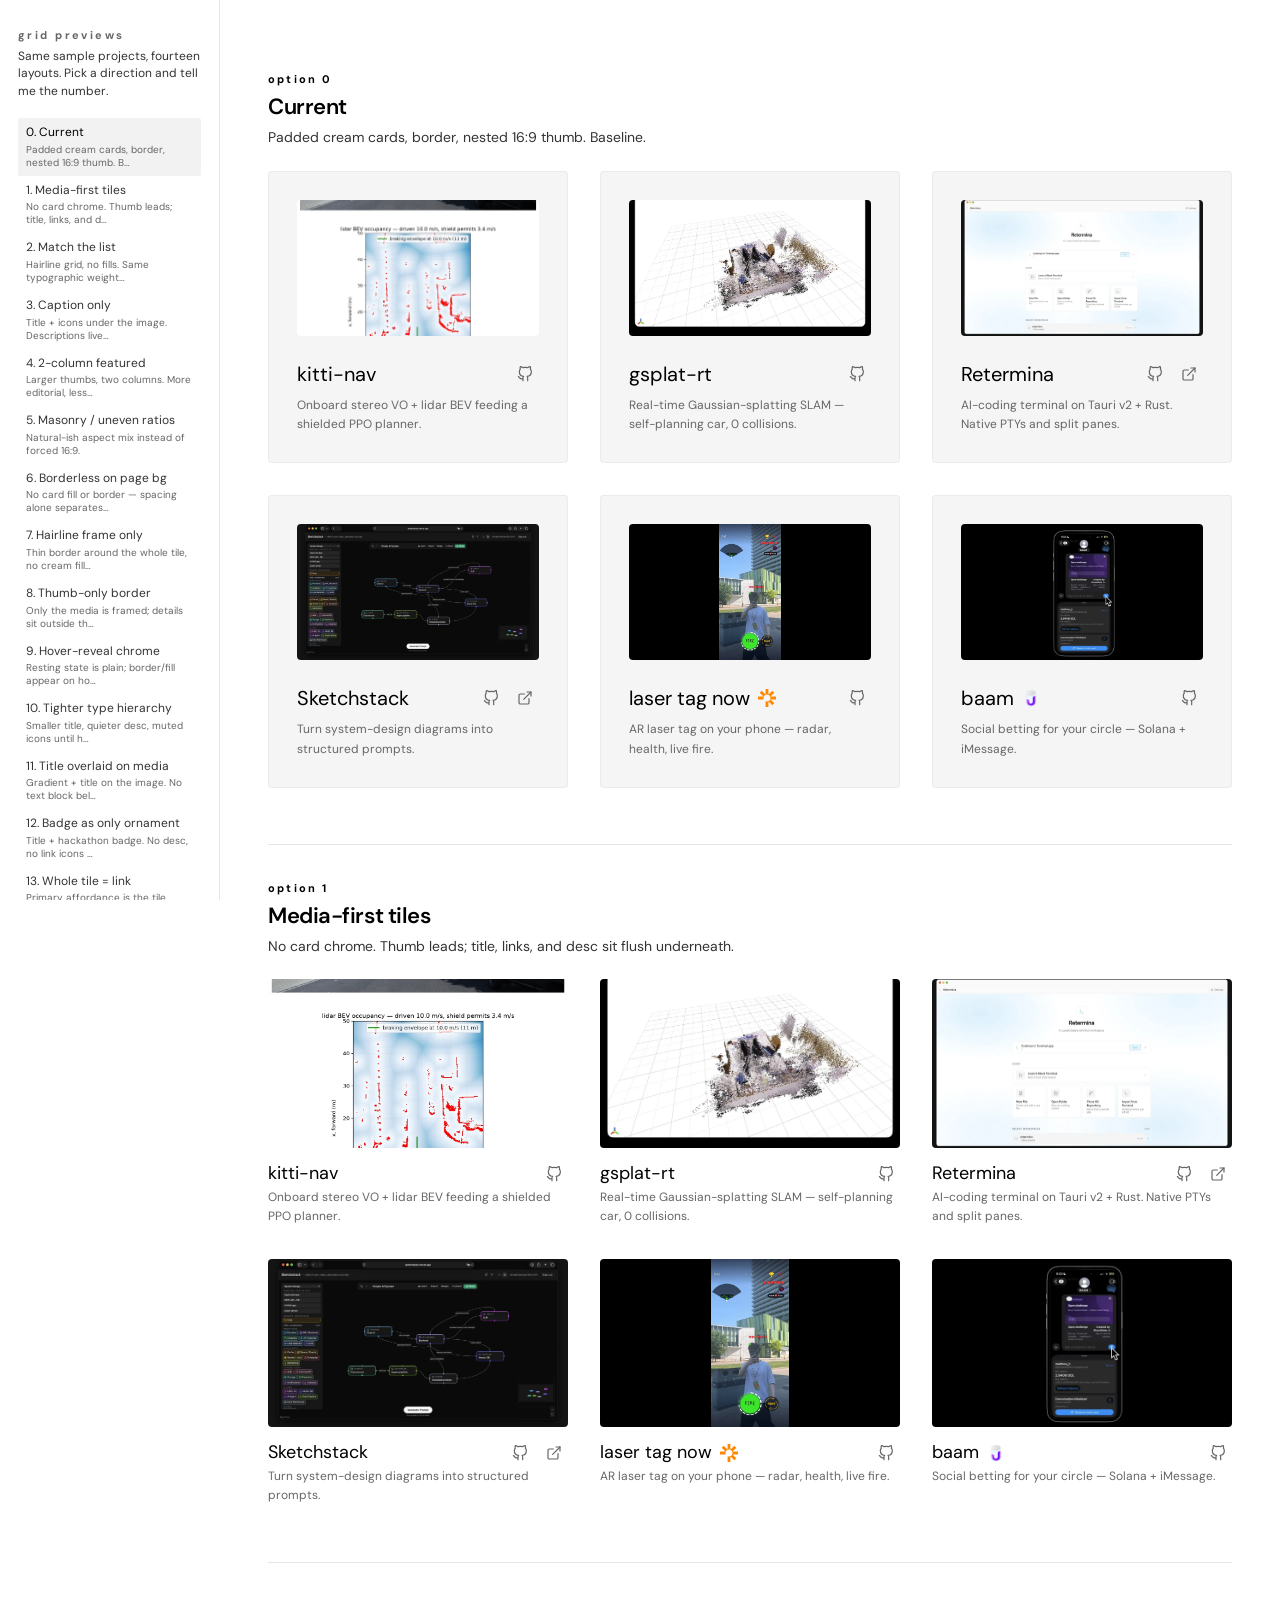
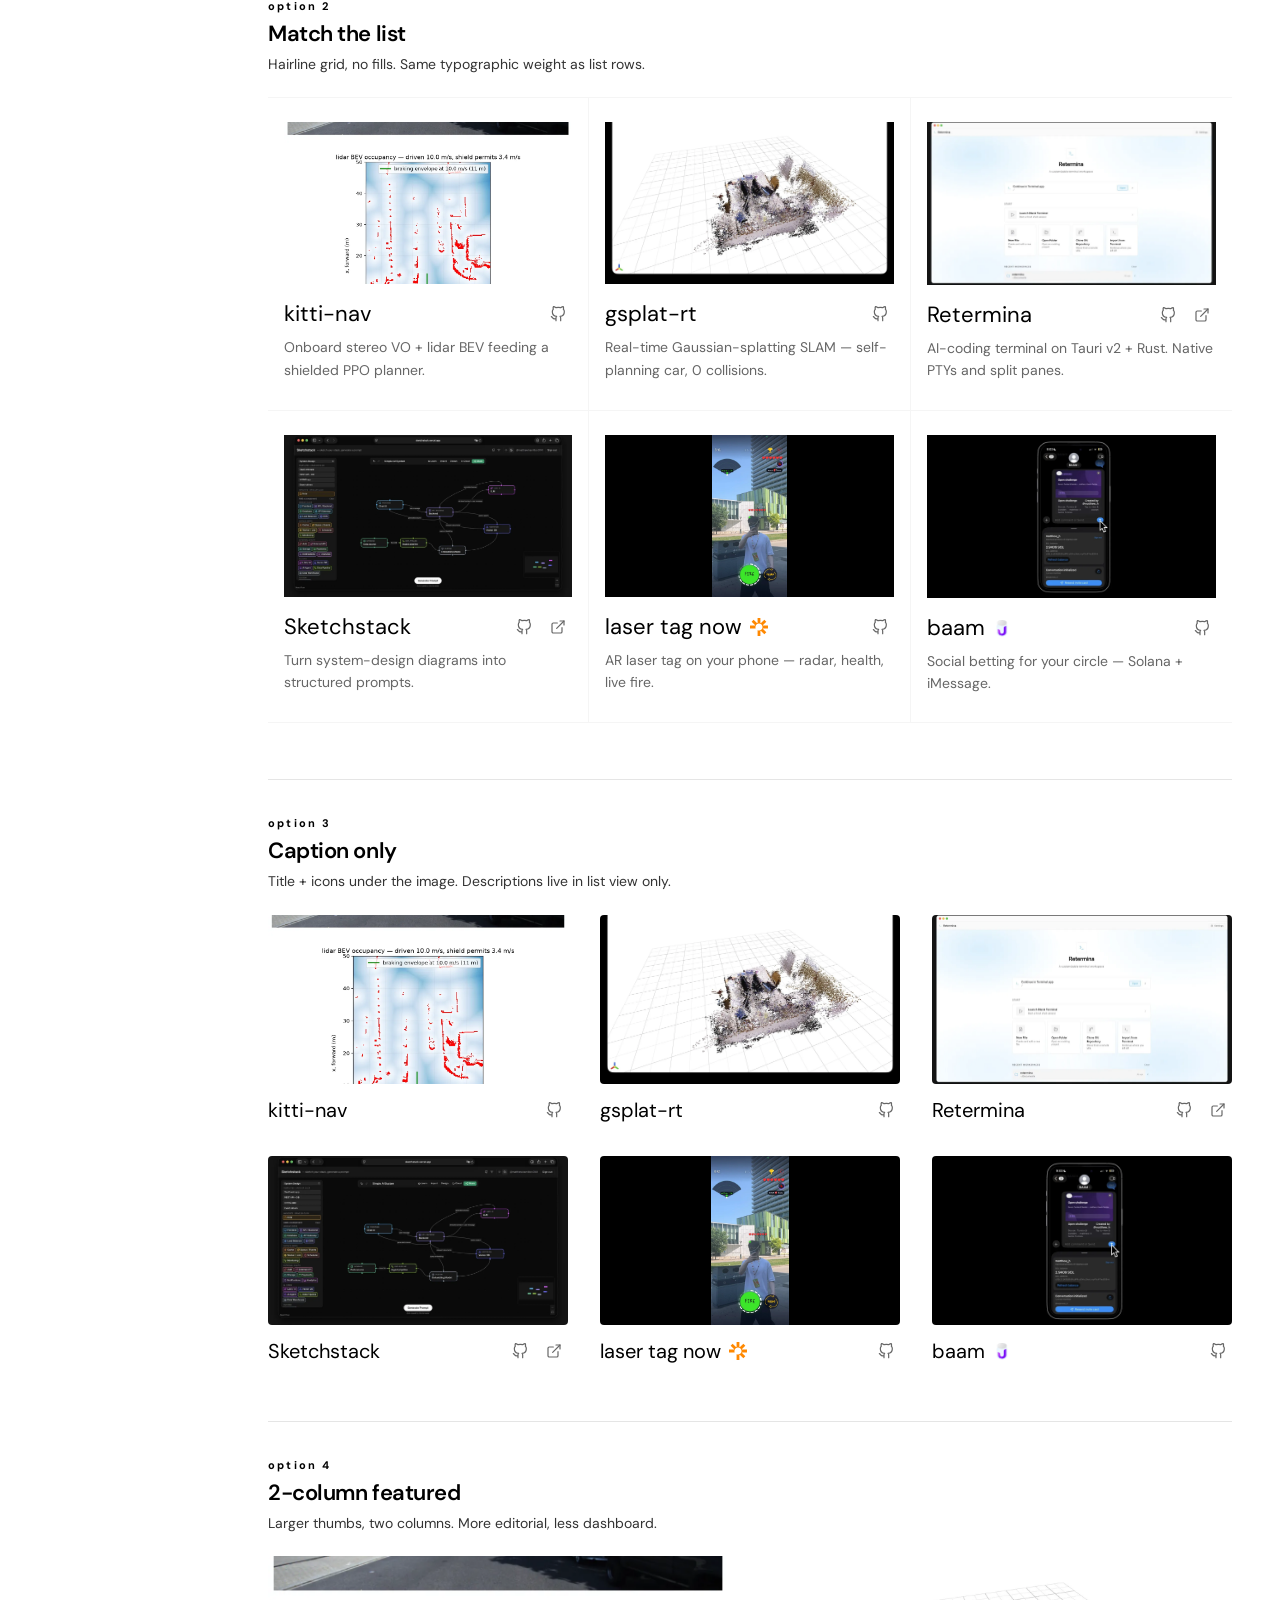
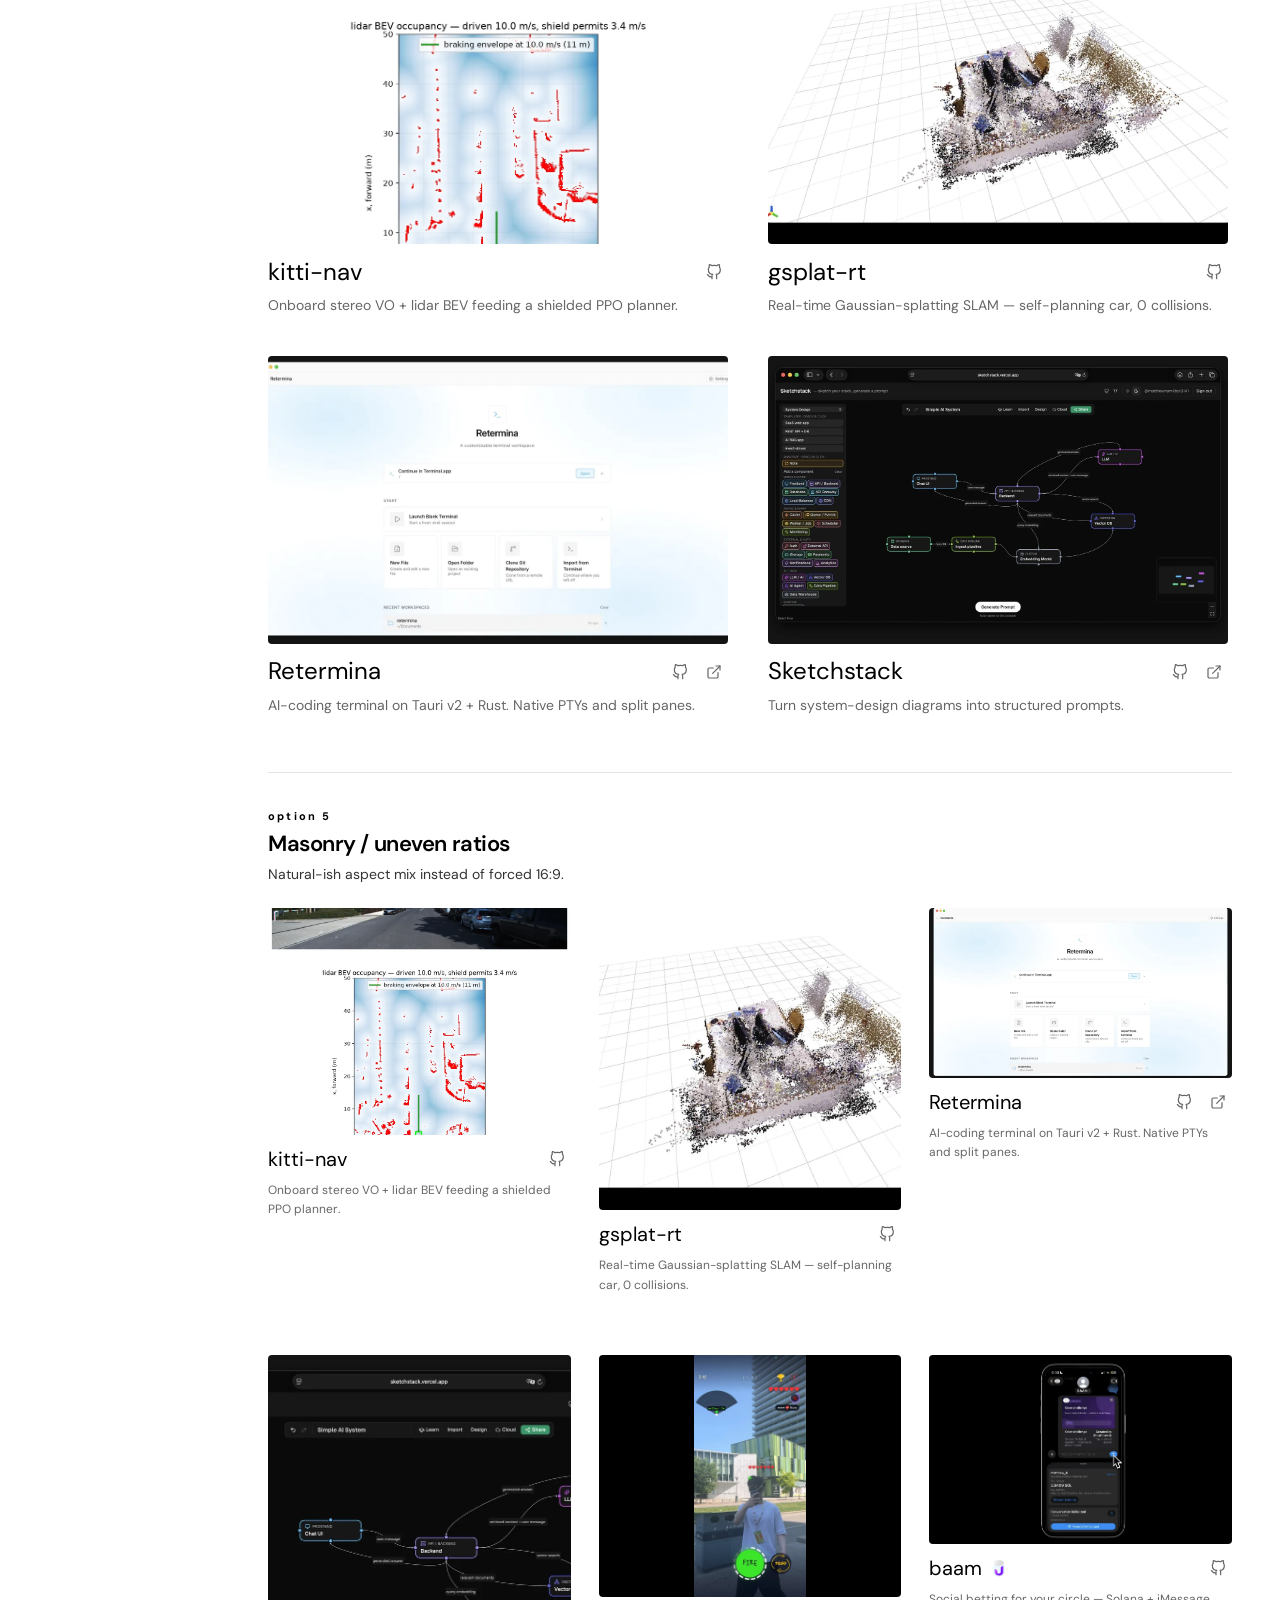
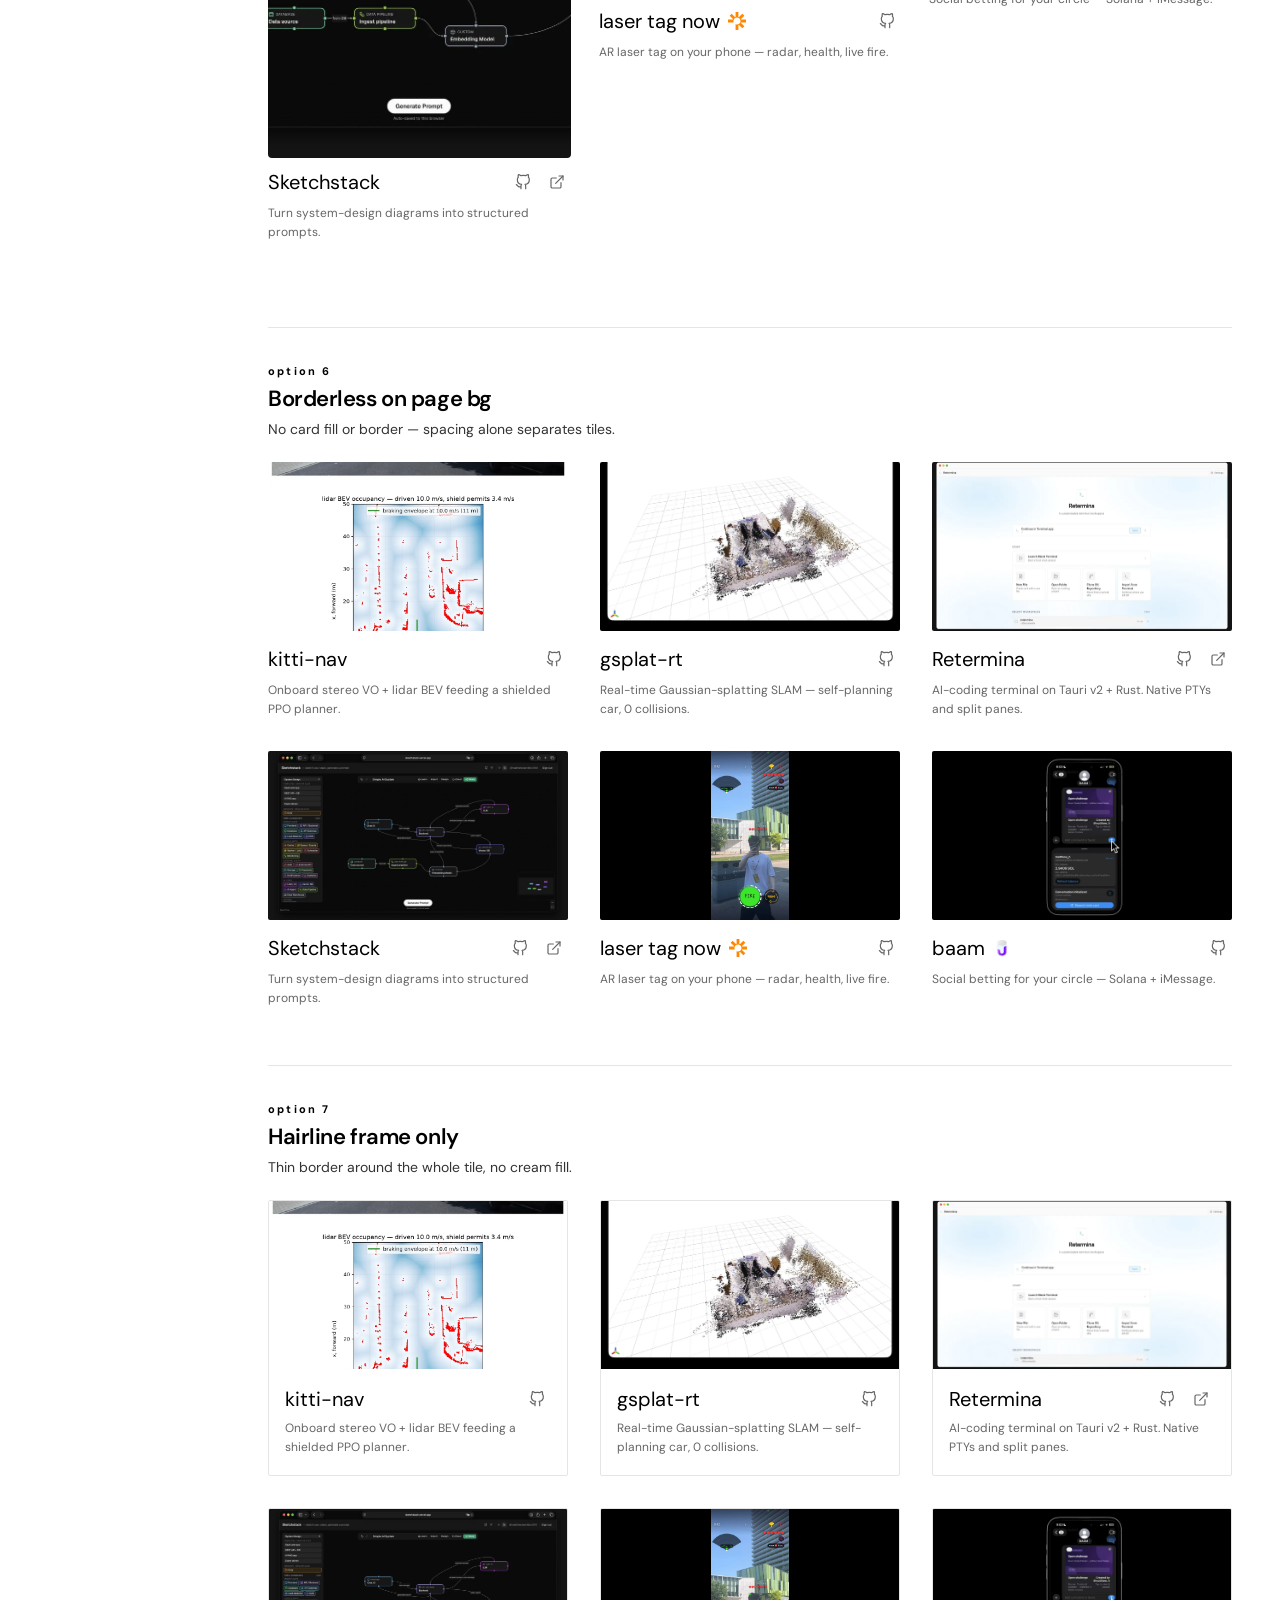
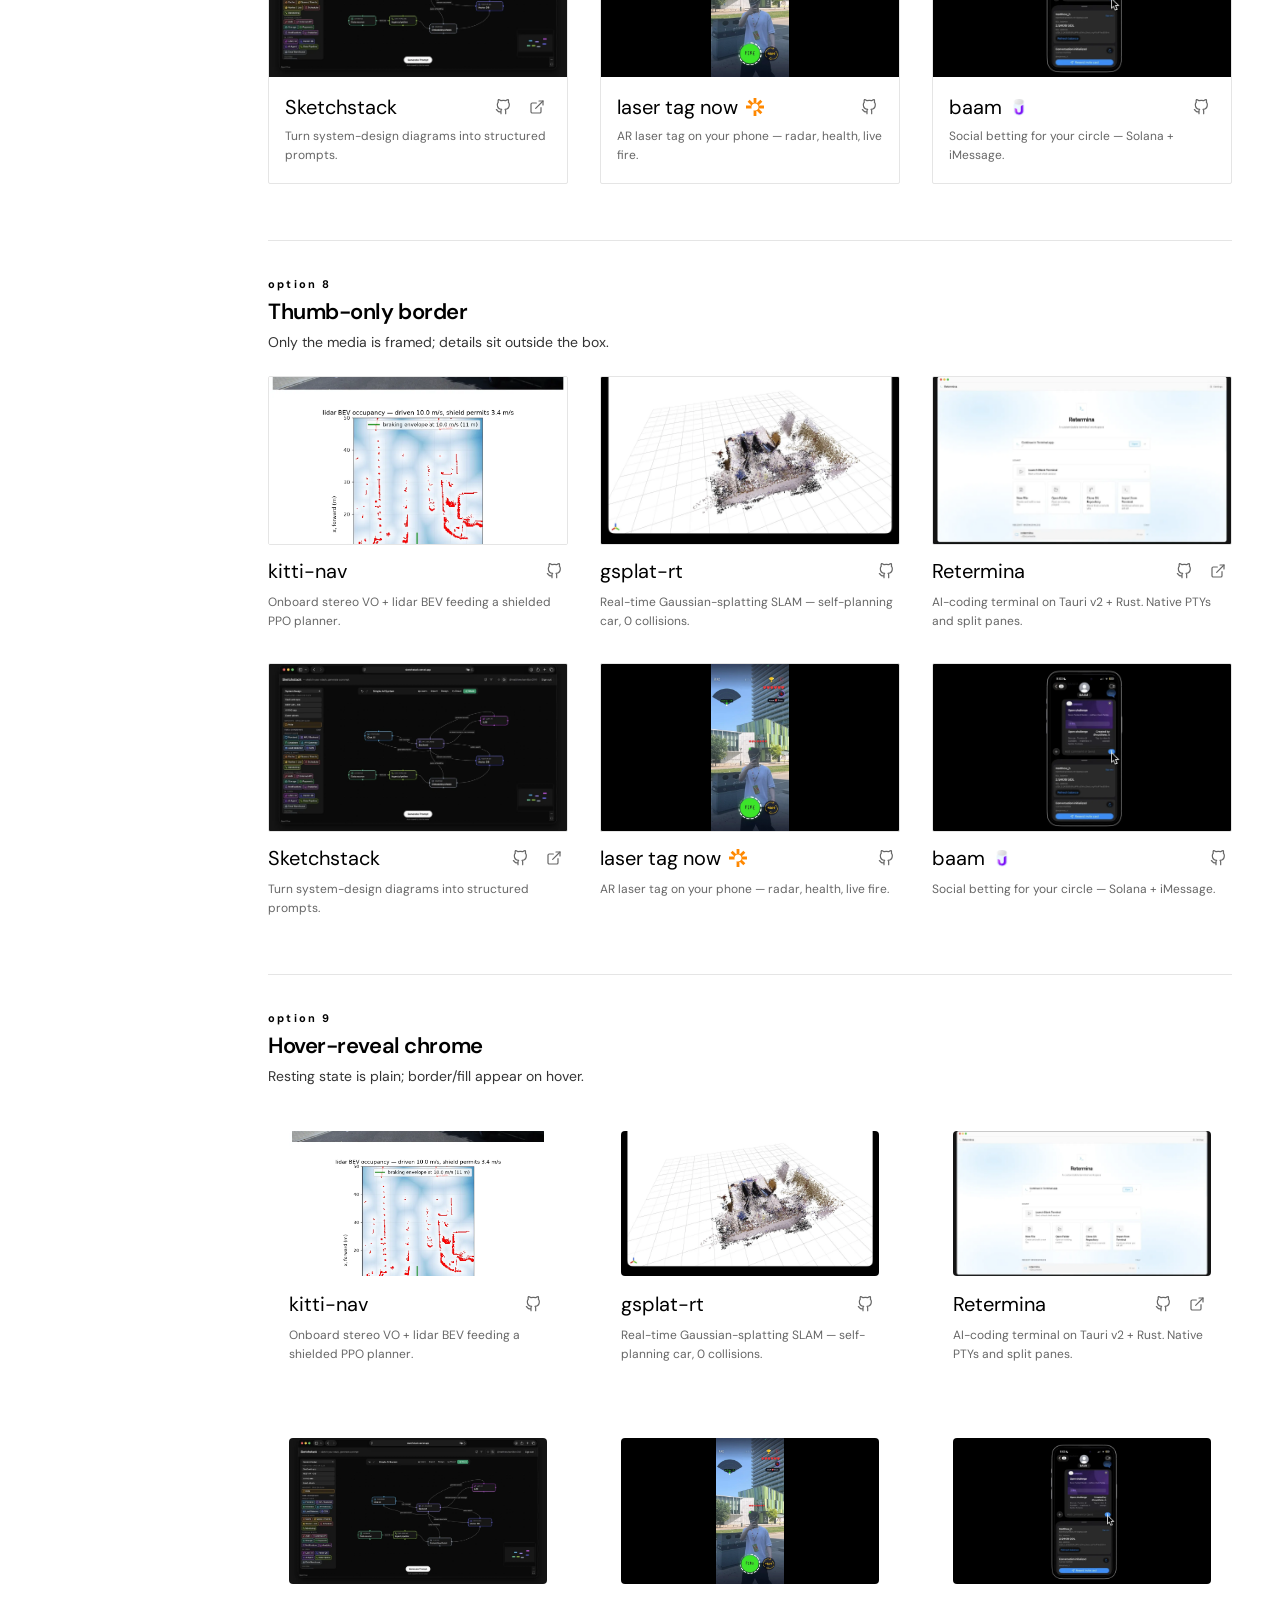
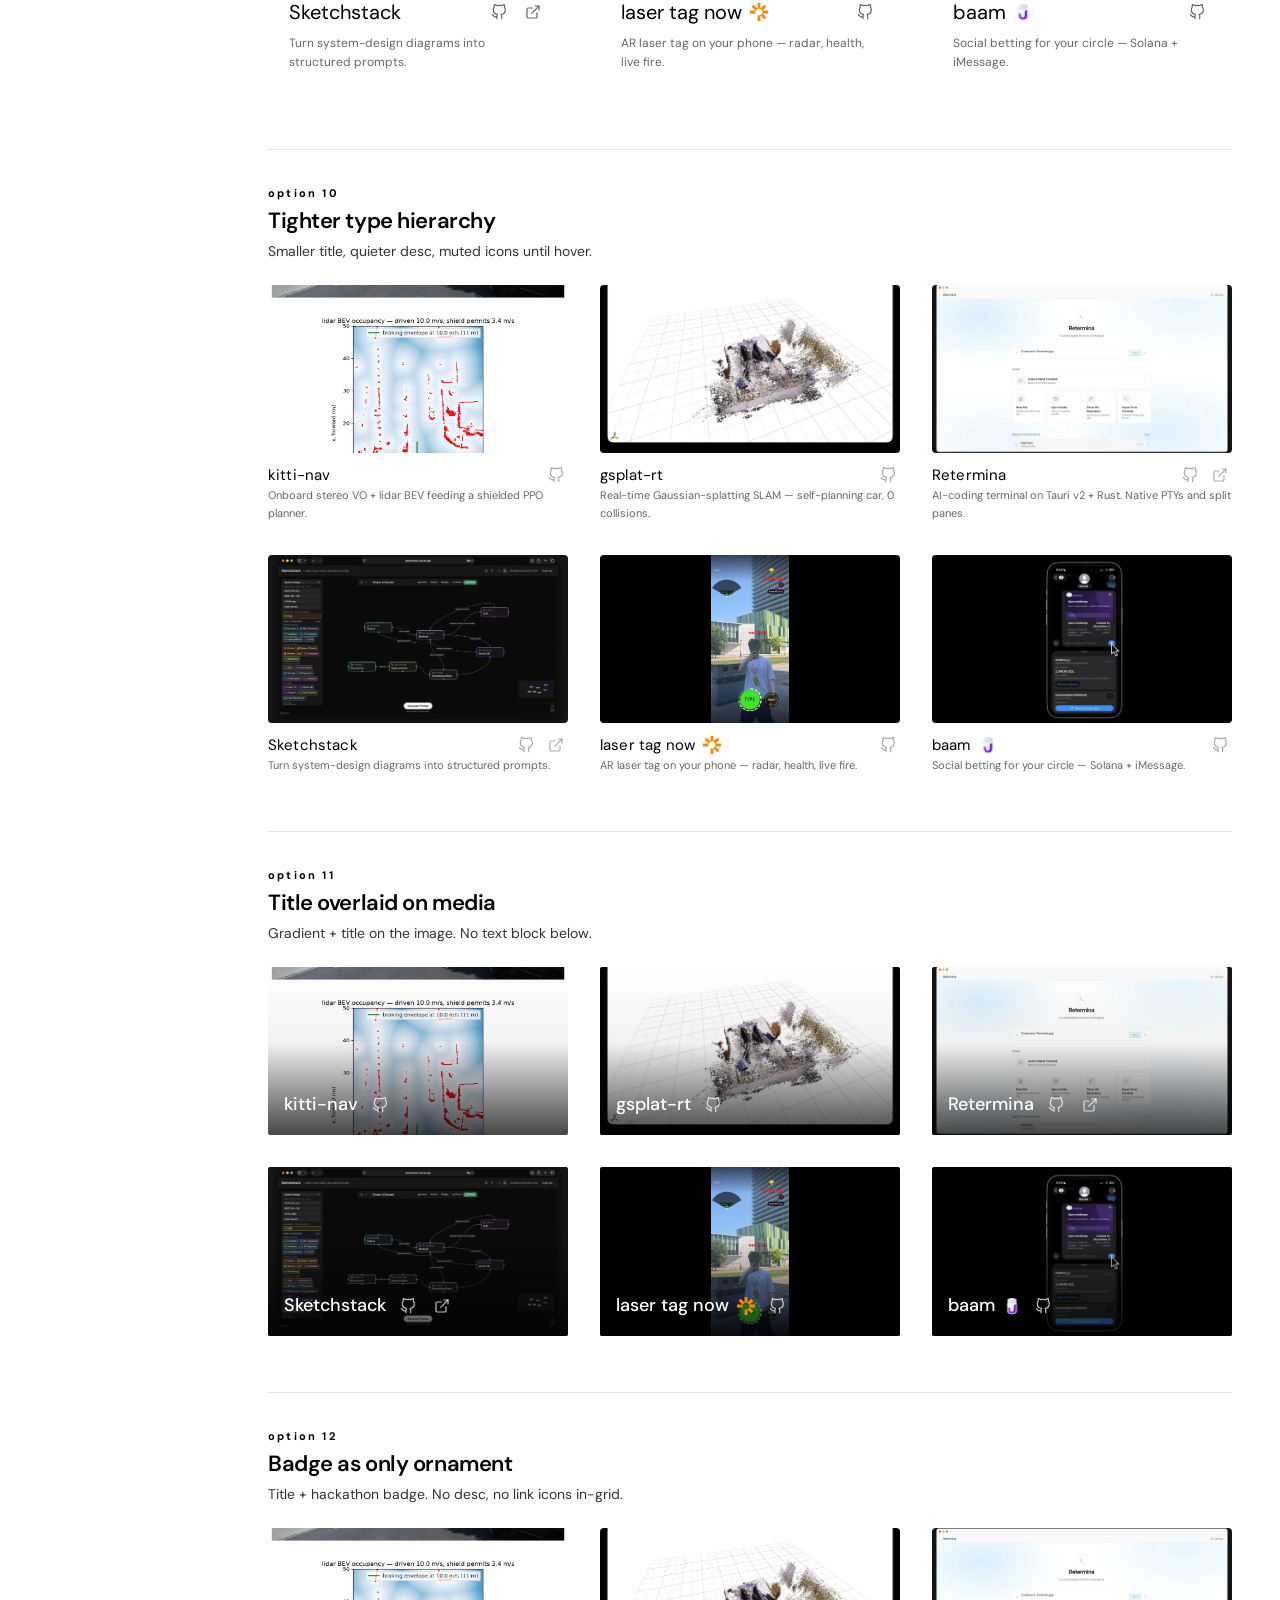
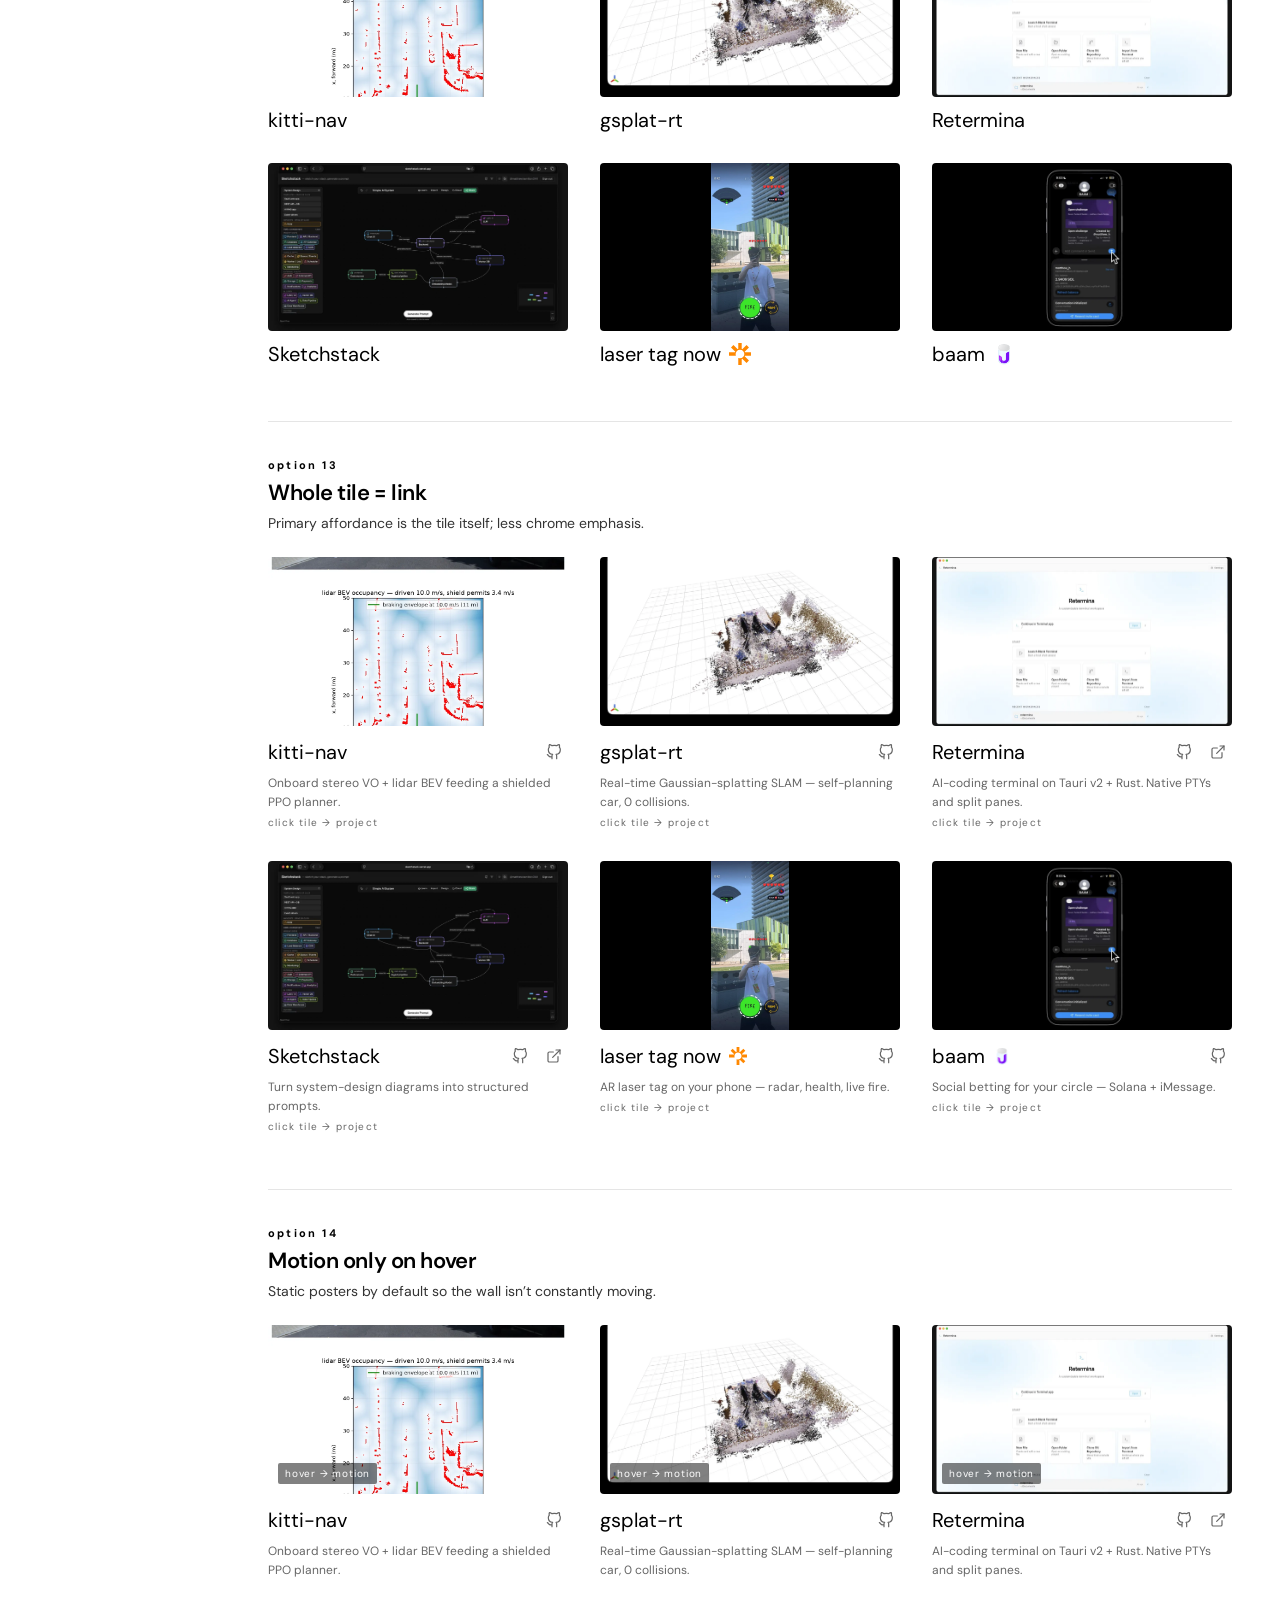
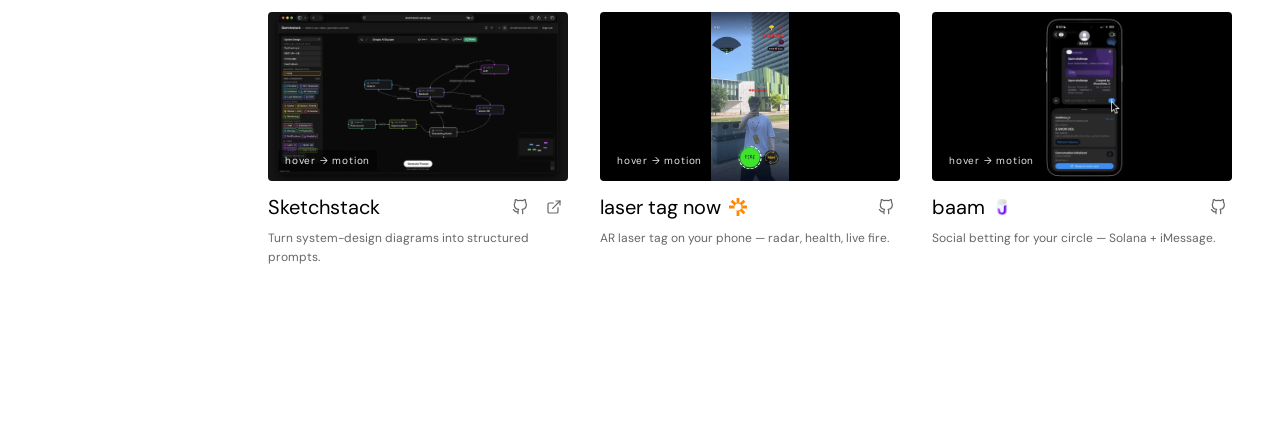
<file: grid-previews.html>
<!DOCTYPE html>
<html lang="en">
<head>
  <meta charset="UTF-8" />
  <meta name="viewport" content="width=device-width, initial-scale=1.0" />
  <title>grid style previews</title>
  <meta name="robots" content="noindex" />
  <link rel="preconnect" href="https://fonts.googleapis.com" />
  <link rel="preconnect" href="https://fonts.gstatic.com" crossorigin />
  <link href="https://fonts.googleapis.com/css2?family=DM+Sans:opsz,wght@9..40,400;500;600;700;900&display=swap" rel="stylesheet" />
  <style>
    :root {
      --cream: #F5F5F5;
      --warm-white: #FFFFFF;
      --ink: #000;
      --ink-soft: #333;
      --ink-muted: #666;
      --accent: #000;
      --border: #E5E5E5;
      --card: #F5F5F5;
      --muted: #F5F5F5;
      --muted-foreground: #666;
      --foreground: #000;
      --background: #FFF;
      --font-sans: 'DM Sans', system-ui, sans-serif;
    }
    .dark {
      --cream: #141414; --warm-white: #0A0A0A; --ink: #FFF; --ink-soft: #CCC;
      --ink-muted: #888; --accent: #FFF; --border: #262626; --card: #141414;
      --muted: #141414; --muted-foreground: #888; --foreground: #FFF; --background: #0A0A0A;
    }
    * { box-sizing: border-box; margin: 0; padding: 0; }
    html { scroll-behavior: smooth; }
    body {
      font-family: var(--font-sans);
      background: var(--background);
      color: var(--foreground);
      display: grid;
      grid-template-columns: 220px 1fr;
      min-height: 100dvh;
    }
    a { color: inherit; text-decoration: none; }
    button { font: inherit; border: 0; background: none; cursor: pointer; color: inherit; }

    .nav {
      position: sticky; top: 0; align-self: start;
      height: 100dvh; overflow: auto;
      padding: 28px 18px 40px;
      border-right: 1px solid var(--border);
      background: var(--background);
    }
    .nav h1 {
      font-size: 11px; letter-spacing: .22em; text-transform: lowercase;
      color: var(--ink-muted); font-weight: 700; margin-bottom: 6px;
    }
    .nav .sub {
      font-size: 12px; color: var(--ink-soft); line-height: 1.45; margin-bottom: 18px;
    }
    .nav a {
      display: block; padding: 7px 8px; border-radius: 2px;
      font-size: 12px; color: var(--ink-soft); line-height: 1.3;
    }
    .nav a:hover, .nav a.active { background: color-mix(in srgb, var(--ink) 5%, transparent); color: var(--foreground); }
    .nav a span { display: block; font-size: 10px; color: var(--ink-muted); margin-top: 2px; }
    .nav .tools { margin-top: 20px; display: flex; flex-direction: column; gap: 8px; }
    .nav .tools button, .nav .tools a.btn {
      padding: 8px 10px; border: 1px solid var(--border); border-radius: 2px;
      font-size: 11px; letter-spacing: .06em; text-align: left;
    }
    .nav .tools button:hover, .nav .tools a.btn:hover { border-color: var(--accent); }

    .main { padding: 36px 48px 120px; min-width: 0; }
    .variant {
      scroll-margin-top: 28px;
      padding: 36px 0 56px;
      border-bottom: 1px solid var(--border);
    }
    .variant:last-child { border-bottom: 0; }
    .variant-head { margin-bottom: 22px; max-width: 720px; }
    .variant-head .num {
      font-size: 11px; letter-spacing: .2em; text-transform: lowercase;
      color: var(--accent); font-weight: 700; margin-bottom: 6px;
    }
    .variant-head h2 {
      font-size: 22px; font-weight: 600; letter-spacing: -.02em; margin-bottom: 6px;
    }
    .variant-head p { font-size: 14px; color: var(--ink-soft); line-height: 1.55; }

    .grid { display: grid; grid-template-columns: repeat(3, 1fr); gap: 32px; width: 100%; max-width: 1100px; }
    .grid.cols-2 { grid-template-columns: repeat(2, 1fr); gap: 40px; max-width: 960px; }

    .thumb {
      width: 100%; aspect-ratio: 16/9; overflow: hidden; position: relative;
      background: #111; border-radius: 4px;
    }
    .thumb img {
      width: 100%; height: 100%; object-fit: cover; display: block;
    }
    .thumb.contain { background: #000; }
    .thumb.contain img { object-fit: contain; }
    .title-line { display: flex; align-items: center; gap: 8px; }
    .title-line h3 { font-weight: 400; font-size: 20px; line-height: 1.1; }
    .title-links { display: flex; gap: 6px; margin-left: auto; }
    .proj-link {
      display: inline-flex; align-items: center; justify-content: center;
      width: 28px; height: 28px; border-radius: 2px; color: var(--muted-foreground);
    }
    .proj-link:hover { color: var(--foreground); background: color-mix(in srgb, var(--muted) 35%, transparent); }
    .proj-ic { width: 16px; height: 16px; fill: none; stroke: currentColor; stroke-width: 1.8; stroke-linecap: round; stroke-linejoin: round; }
    .badge { width: 18px; height: 18px; object-fit: contain; }
    .desc { font-size: 12px; line-height: 1.6; color: var(--muted-foreground); margin-top: 8px; }

    /* 0 — current */
    .v0 .card {
      background: var(--card); border-radius: 4px;
      border: 1px solid color-mix(in srgb, var(--border) 60%, transparent);
      padding: 28px; display: flex; flex-direction: column; height: 100%;
    }
    .v0 .thumb { margin-bottom: 24px; }
    .v0 .title-line { margin-bottom: 8px; }

    /* 1 — media-first */
    .v1 .card { display: flex; flex-direction: column; gap: 12px; }
    .v1 .thumb { border-radius: 4px; }
    .v1 .title-line h3 { font-size: 18px; }
    .v1 .desc { margin-top: 0; }

    /* 2 — match list */
    .v2 .grid { gap: 0; border-top: 1px solid color-mix(in srgb, var(--border) 40%, transparent); }
    .v2 .card {
      padding: 24px 16px 28px;
      border-bottom: 1px solid color-mix(in srgb, var(--border) 40%, transparent);
      border-right: 1px solid color-mix(in srgb, var(--border) 40%, transparent);
    }
    .v2 .card:nth-child(3n) { border-right: 0; }
    .v2 .thumb { margin-bottom: 16px; border-radius: 0; }
    .v2 .title-line h3 { font-size: 22px; transition: color .2s; }
    .v2 .card:hover h3 { color: var(--accent); }
    .v2 .desc { font-size: 14px; max-width: 40rem; }

    /* 3 — caption only */
    .v3 .card { display: flex; flex-direction: column; gap: 12px; }
    .v3 .desc { display: none; }

    /* 4 — 2-col featured */
    .v4 .thumb { aspect-ratio: 16/10; }
    .v4 .card { display: flex; flex-direction: column; gap: 14px; }
    .v4 .title-line h3 { font-size: 24px; }
    .v4 .desc { font-size: 14px; }

    /* 5 — masonry */
    .v5 .grid {
      display: columns; columns: 3; column-gap: 28px;
      max-width: 1100px;
    }
    .v5 .card {
      break-inside: avoid; margin-bottom: 28px; display: flex; flex-direction: column; gap: 10px;
    }
    .v5 .thumb { aspect-ratio: auto; height: auto; }
    .v5 .thumb img { height: auto; aspect-ratio: unset; }
    .v5 .card:nth-child(1) .thumb img { aspect-ratio: 4/3; }
    .v5 .card:nth-child(2) .thumb img { aspect-ratio: 1/1; }
    .v5 .card:nth-child(3) .thumb img { aspect-ratio: 16/9; }
    .v5 .card:nth-child(4) .thumb img { aspect-ratio: 3/4; }
    .v5 .card:nth-child(5) .thumb img { aspect-ratio: 5/4; }
    .v5 .card:nth-child(6) .thumb img { aspect-ratio: 16/10; }

    /* 6 — borderless */
    .v6 .card { display: flex; flex-direction: column; gap: 14px; }
    .v6 .thumb { border-radius: 2px; }

    /* 7 — hairline frame */
    .v7 .card {
      border: 1px solid var(--border); border-radius: 2px; padding: 0;
      display: flex; flex-direction: column; overflow: hidden;
    }
    .v7 .thumb { border-radius: 0; }
    .v7 .details { padding: 16px 16px 18px; }
    .v7 .desc { margin-top: 6px; }

    /* 8 — thumb-only border */
    .v8 .card { display: flex; flex-direction: column; gap: 12px; }
    .v8 .thumb {
      border: 1px solid var(--border); border-radius: 2px;
    }

    /* 9 — hover reveal chrome */
    .v9 .card {
      padding: 20px; border-radius: 4px; border: 1px solid transparent;
      background: transparent; transition: border-color .2s, background .2s, box-shadow .2s;
      display: flex; flex-direction: column; gap: 14px;
    }
    .v9 .card:hover {
      background: var(--card);
      border-color: color-mix(in srgb, var(--border) 70%, transparent);
      box-shadow: 0 8px 24px rgba(0,0,0,.06);
    }

    /* 10 — tighter type */
    .v10 .card { display: flex; flex-direction: column; gap: 10px; }
    .v10 .title-line h3 { font-size: 15px; letter-spacing: .01em; }
    .v10 .desc { font-size: 11px; color: var(--ink-muted); margin-top: 0; }
    .v10 .proj-link { width: 24px; height: 24px; opacity: .55; }
    .v10 .card:hover .proj-link { opacity: 1; }

    /* 11 — title overlay */
    .v11 .card { position: relative; }
    .v11 .thumb { border-radius: 2px; }
    .v11 .overlay {
      position: absolute; inset: 0; display: flex; flex-direction: column; justify-content: flex-end;
      padding: 16px; background: linear-gradient(to top, rgba(0,0,0,.72), rgba(0,0,0,.05) 55%, transparent);
      color: #fff; border-radius: 2px;
    }
    .v11 .overlay h3 { font-size: 18px; font-weight: 500; }
    .v11 .overlay .title-links { margin-left: 0; }
    .v11 .overlay .proj-link { color: rgba(255,255,255,.75); }
    .v11 .overlay .proj-link:hover { color: #fff; background: rgba(255,255,255,.12); }
    .v11 .details-offscreen { display: none; }

    /* 12 — badge as ornament */
    .v12 .card { display: flex; flex-direction: column; gap: 12px; }
    .v12 .desc { display: none; }
    .v12 .title-links { display: none; }
    .v12 .badge { width: 22px; height: 22px; }

    /* 13 — whole tile link */
    .v13 .card {
      display: flex; flex-direction: column; gap: 12px; cursor: pointer;
      transition: opacity .2s;
    }
    .v13 .card:hover { opacity: .85; }
    .v13 .card:hover h3 { color: var(--accent); }
    .v13 .hint {
      font-size: 10px; letter-spacing: .12em; text-transform: lowercase;
      color: var(--ink-muted); margin-top: 4px;
    }

    /* 14 — static until hover */
    .v14 .card { display: flex; flex-direction: column; gap: 12px; }
    .v14 .thumb::after {
      content: 'hover → motion';
      position: absolute; left: 10px; bottom: 10px;
      font-size: 10px; letter-spacing: .08em; text-transform: lowercase;
      color: #fff; background: rgba(0,0,0,.55); padding: 4px 7px; border-radius: 2px;
      opacity: .9; pointer-events: none; transition: opacity .2s;
    }
    .v14 .card:hover .thumb::after { opacity: 0; }
    .v14 .card:hover .thumb img { filter: brightness(1.05); }

    @media (max-width: 900px) {
      body { grid-template-columns: 1fr; }
      .nav {
        position: relative; height: auto; border-right: 0;
        border-bottom: 1px solid var(--border);
      }
      .nav .links { display: grid; grid-template-columns: 1fr 1fr; gap: 2px; }
      .main { padding: 24px 20px 80px; }
      .grid, .v5 .grid { grid-template-columns: 1fr; columns: 1; }
      .grid.cols-2 { grid-template-columns: 1fr; }
    }
  </style>
</head>
<body>
  <aside class="nav">
    <h1>grid previews</h1>
    <p class="sub">Same sample projects, fourteen layouts. Pick a direction and tell me the number.</p>
    <div class="links" id="nav-links"></div>
    <div class="tools">
      <button type="button" id="theme-toggle">toggle dark</button>
      <a class="btn" href="index.html#projects">back to site</a>
    </div>
  </aside>

  <main class="main" id="main"></main>

  <script>
    const icGithub = `<svg class="proj-ic" viewBox="0 0 24 24"><path d="M9 19c-5 1.5-5-2.5-7-3m14 6v-3.87a3.37 3.37 0 0 0-.94-2.61c3.14-.35 6.44-1.54 6.44-7A5.44 5.44 0 0 0 20 4.77 5.07 5.07 0 0 0 19.91 1S18.73.65 16 2.48a13.38 13.38 0 0 0-7 0C6.27.65 5.09 1 5.09 1A5.07 5.07 0 0 0 5 4.77a5.44 5.44 0 0 0-1.5 3.78c0 5.42 3.3 6.61 6.44 7A3.37 3.37 0 0 0 9 18.13V22"/></svg>`;
    const icLink = `<svg class="proj-ic" viewBox="0 0 24 24"><path d="M18 13v6a2 2 0 0 1-2 2H5a2 2 0 0 1-2-2V8a2 2 0 0 1 2-2h6"/><polyline points="15 3 21 3 21 9"/><line x1="10" y1="14" x2="21" y2="3"/></svg>`;

    const projects = [
      { title: 'kitti-nav', desc: 'Onboard stereo VO + lidar BEV feeding a shielded PPO planner.', thumb: 'images/kitti-nav.webp', gh: true },
      { title: 'gsplat-rt', desc: 'Real-time Gaussian-splatting SLAM — self-planning car, 0 collisions.', thumb: 'images/reconstruction_desk.webp', gh: true },
      { title: 'Retermina', desc: 'AI-coding terminal on Tauri v2 + Rust. Native PTYs and split panes.', thumb: 'images/reterminapreview.webp', gh: true, live: true },
      { title: 'Sketchstack', desc: 'Turn system-design diagrams into structured prompts.', thumb: 'images/sketchstack.webp', gh: true, live: true },
      { title: 'laser tag now', desc: 'AR laser tag on your phone — radar, health, live fire.', thumb: 'images/lasertagnow.webp', gh: true, logo: 'images/summerhacks.svg', contain: true },
      { title: 'baam', desc: 'Social betting for your circle — Solana + iMessage.', thumb: 'images/baampreview1.webp', gh: true, logo: 'images/jamhackslogo.png' },
    ];

    const variants = [
      { id: 'v0', num: '0', title: 'Current', blurb: 'Padded cream cards, border, nested 16:9 thumb. Baseline.' },
      { id: 'v1', num: '1', title: 'Media-first tiles', blurb: 'No card chrome. Thumb leads; title, links, and desc sit flush underneath.' },
      { id: 'v2', num: '2', title: 'Match the list', blurb: 'Hairline grid, no fills. Same typographic weight as list rows.' },
      { id: 'v3', num: '3', title: 'Caption only', blurb: 'Title + icons under the image. Descriptions live in list view only.' },
      { id: 'v4', num: '4', title: '2-column featured', blurb: 'Larger thumbs, two columns. More editorial, less dashboard.' },
      { id: 'v5', num: '5', title: 'Masonry / uneven ratios', blurb: 'Natural-ish aspect mix instead of forced 16:9.' },
      { id: 'v6', num: '6', title: 'Borderless on page bg', blurb: 'No card fill or border — spacing alone separates tiles.' },
      { id: 'v7', num: '7', title: 'Hairline frame only', blurb: 'Thin border around the whole tile, no cream fill.' },
      { id: 'v8', num: '8', title: 'Thumb-only border', blurb: 'Only the media is framed; details sit outside the box.' },
      { id: 'v9', num: '9', title: 'Hover-reveal chrome', blurb: 'Resting state is plain; border/fill appear on hover.' },
      { id: 'v10', num: '10', title: 'Tighter type hierarchy', blurb: 'Smaller title, quieter desc, muted icons until hover.' },
      { id: 'v11', num: '11', title: 'Title overlaid on media', blurb: 'Gradient + title on the image. No text block below.' },
      { id: 'v12', num: '12', title: 'Badge as only ornament', blurb: 'Title + hackathon badge. No desc, no link icons in-grid.' },
      { id: 'v13', num: '13', title: 'Whole tile = link', blurb: 'Primary affordance is the tile itself; less chrome emphasis.' },
      { id: 'v14', num: '14', title: 'Motion only on hover', blurb: 'Static posters by default so the wall isn’t constantly moving.' },
    ];

    function linksHTML(p) {
      return `${p.gh ? `<span class="proj-link" title="GitHub">${icGithub}</span>` : ''}${p.live ? `<span class="proj-link try" title="Live">${icLink}</span>` : ''}`;
    }
    function logoHTML(p) {
      return p.logo ? `<img class="badge" src="${p.logo}" alt="" />` : '';
    }
    function thumbHTML(p) {
      return `<div class="thumb${p.contain ? ' contain' : ''}"><img src="${p.thumb}" alt="${p.title}" loading="lazy" /></div>`;
    }
    function detailsHTML(p, opts = {}) {
      const showDesc = opts.hideDesc ? '' : `<p class="desc">${p.desc}</p>`;
      const showLinks = opts.hideLinks ? '' : `<div class="title-links">${linksHTML(p)}</div>`;
      const hint = opts.hint ? `<p class="hint">${opts.hint}</p>` : '';
      return `<div class="details">
        <div class="title-line">
          <h3>${p.title}</h3>
          ${logoHTML(p)}
          ${showLinks}
        </div>
        ${showDesc}
        ${hint}
      </div>`;
    }

    function cardHTML(v, p) {
      if (v.id === 'v0') {
        return `<div class="card">${thumbHTML(p)}${detailsHTML(p)}</div>`;
      }
      if (v.id === 'v11') {
        return `<div class="card" style="position:relative">
          ${thumbHTML(p)}
          <div class="overlay">
            <div class="title-line">
              <h3>${p.title}</h3>
              ${logoHTML(p)}
              <div class="title-links">${linksHTML(p)}</div>
            </div>
          </div>
        </div>`;
      }
      if (v.id === 'v3' || v.id === 'v12') {
        return `<div class="card">${thumbHTML(p)}${detailsHTML(p, { hideDesc: true, hideLinks: v.id === 'v12' })}</div>`;
      }
      if (v.id === 'v13') {
        return `<div class="card">${thumbHTML(p)}${detailsHTML(p, { hint: 'click tile → project' })}</div>`;
      }
      if (v.id === 'v7') {
        return `<div class="card">${thumbHTML(p)}${detailsHTML(p)}</div>`;
      }
      return `<div class="card">${thumbHTML(p)}${detailsHTML(p)}</div>`;
    }

    const nav = document.getElementById('nav-links');
    const main = document.getElementById('main');

    variants.forEach((v) => {
      const a = document.createElement('a');
      a.href = `#${v.id}`;
      a.dataset.target = v.id;
      a.innerHTML = `${v.num}. ${v.title}<span>${v.blurb.slice(0, 48)}${v.blurb.length > 48 ? '…' : ''}</span>`;
      nav.appendChild(a);

      const section = document.createElement('section');
      section.className = `variant ${v.id}`;
      section.id = v.id;
      const sample = v.id === 'v4' ? projects.slice(0, 4) : projects;
      const gridClass = v.id === 'v4' ? 'grid cols-2' : 'grid';
      section.innerHTML = `
        <div class="variant-head">
          <div class="num">option ${v.num}</div>
          <h2>${v.title}</h2>
          <p>${v.blurb}</p>
        </div>
        <div class="${gridClass}">
          ${sample.map((p) => cardHTML(v, p)).join('')}
        </div>`;
      main.appendChild(section);
    });

    document.getElementById('theme-toggle').addEventListener('click', () => {
      document.documentElement.classList.toggle('dark');
    });

    const links = [...nav.querySelectorAll('a')];
    const sections = variants.map((v) => document.getElementById(v.id));
    const io = new IntersectionObserver((entries) => {
      entries.forEach((e) => {
        if (!e.isIntersecting) return;
        links.forEach((l) => l.classList.toggle('active', l.dataset.target === e.target.id));
      });
    }, { rootMargin: '-30% 0px -55% 0px', threshold: 0 });
    sections.forEach((s) => io.observe(s));
  </script>
</body>
</html>
</file>
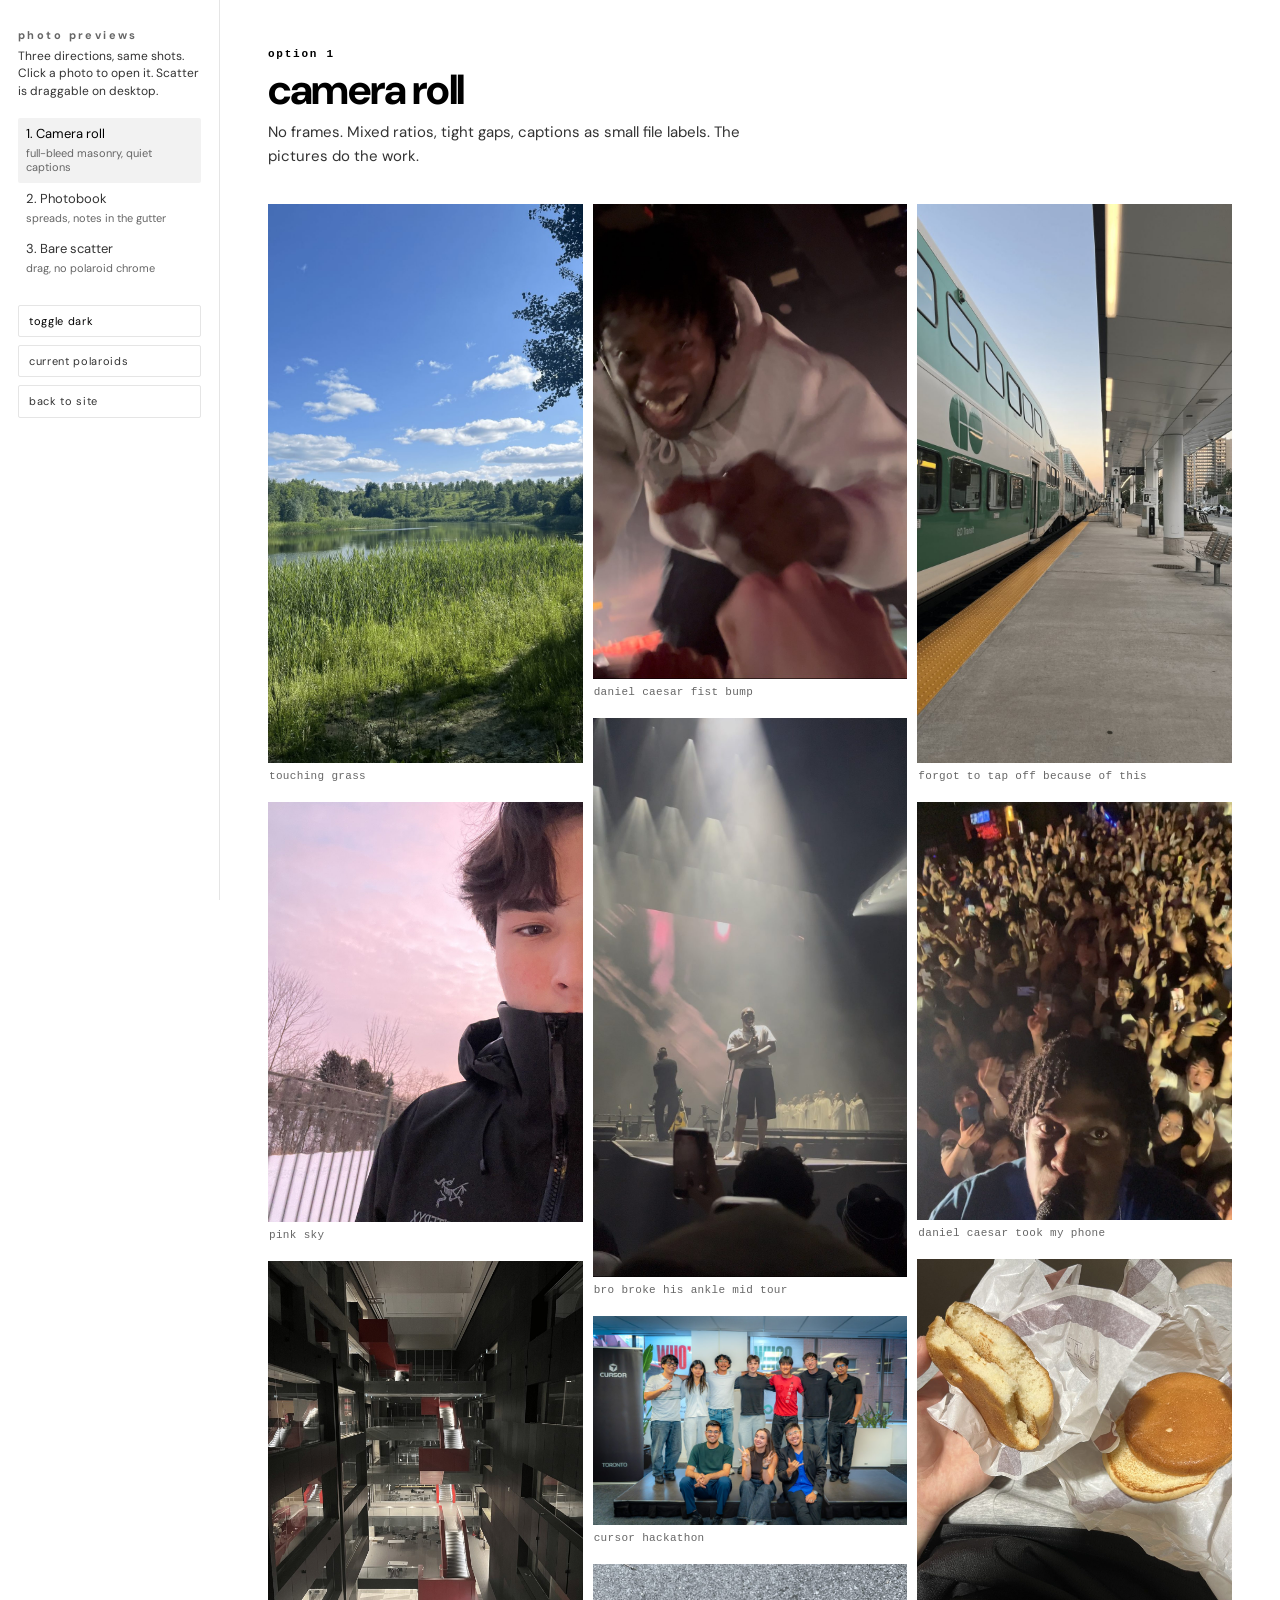
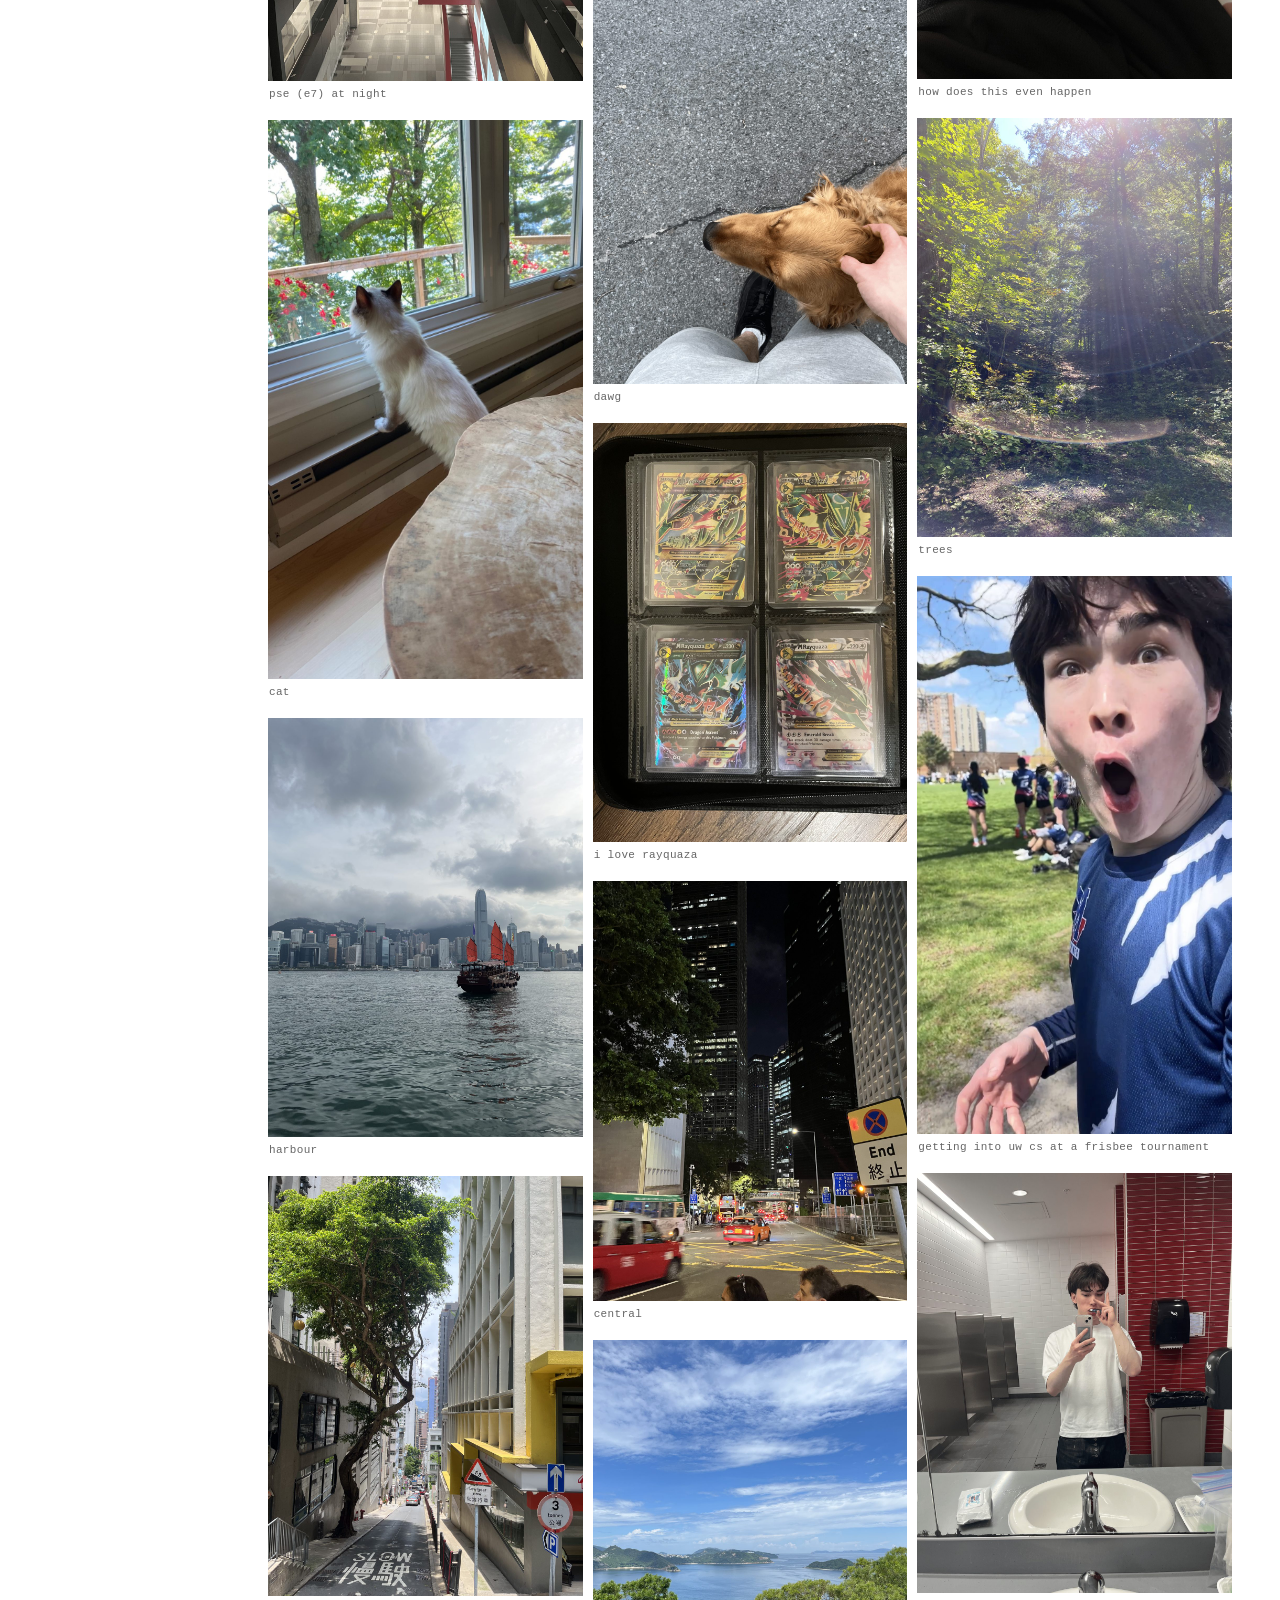
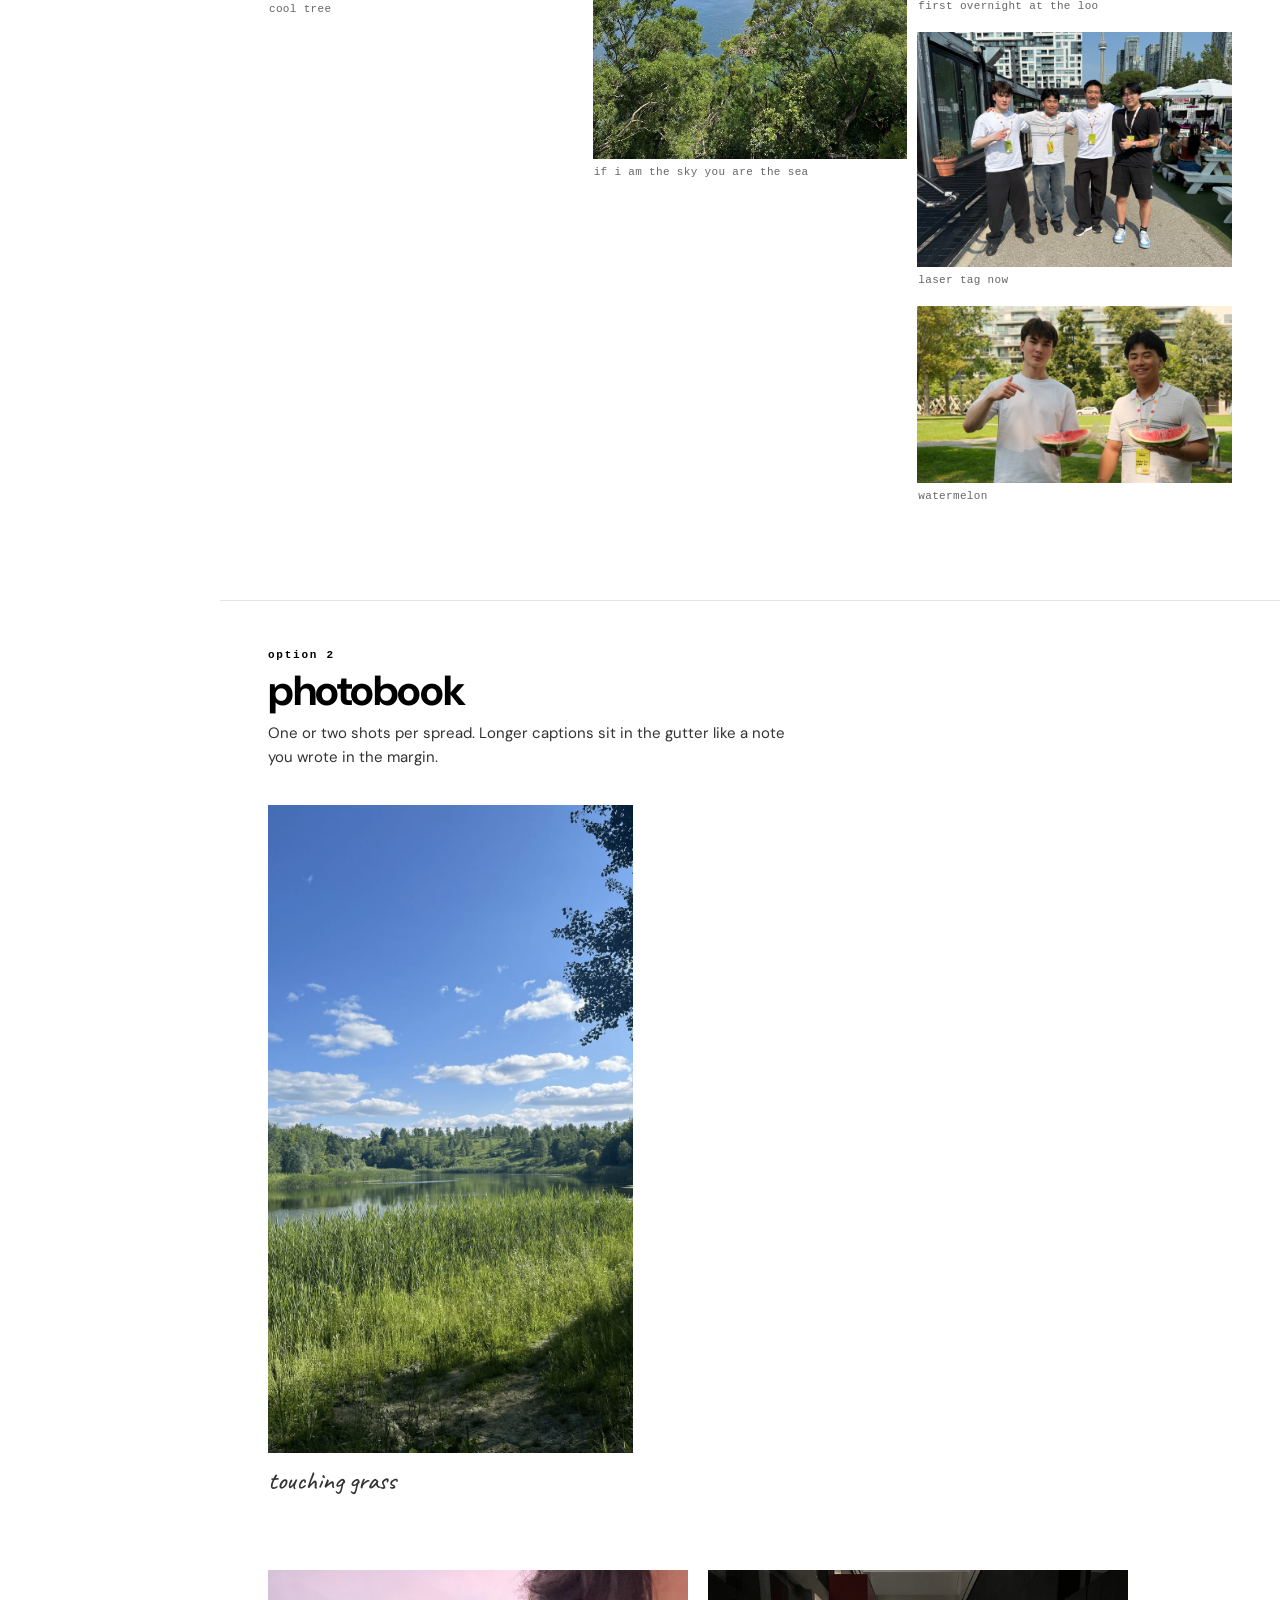
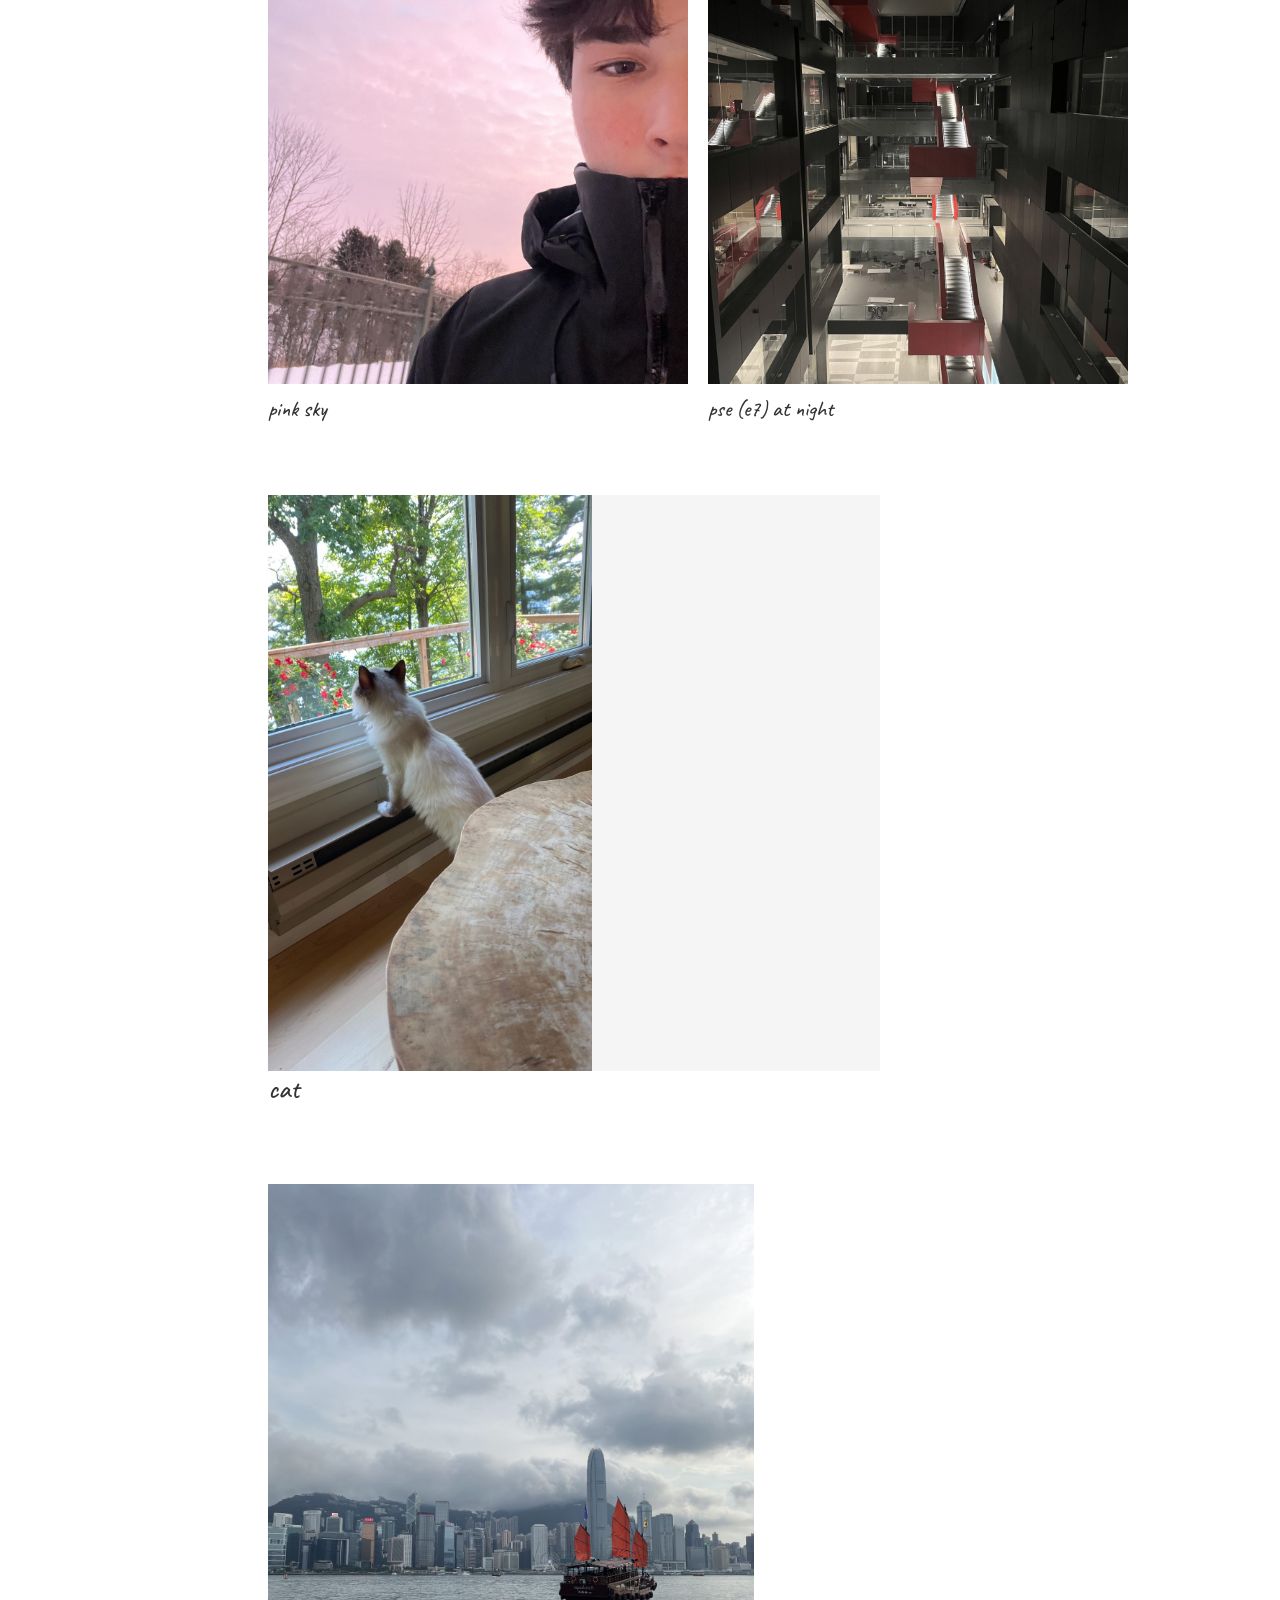
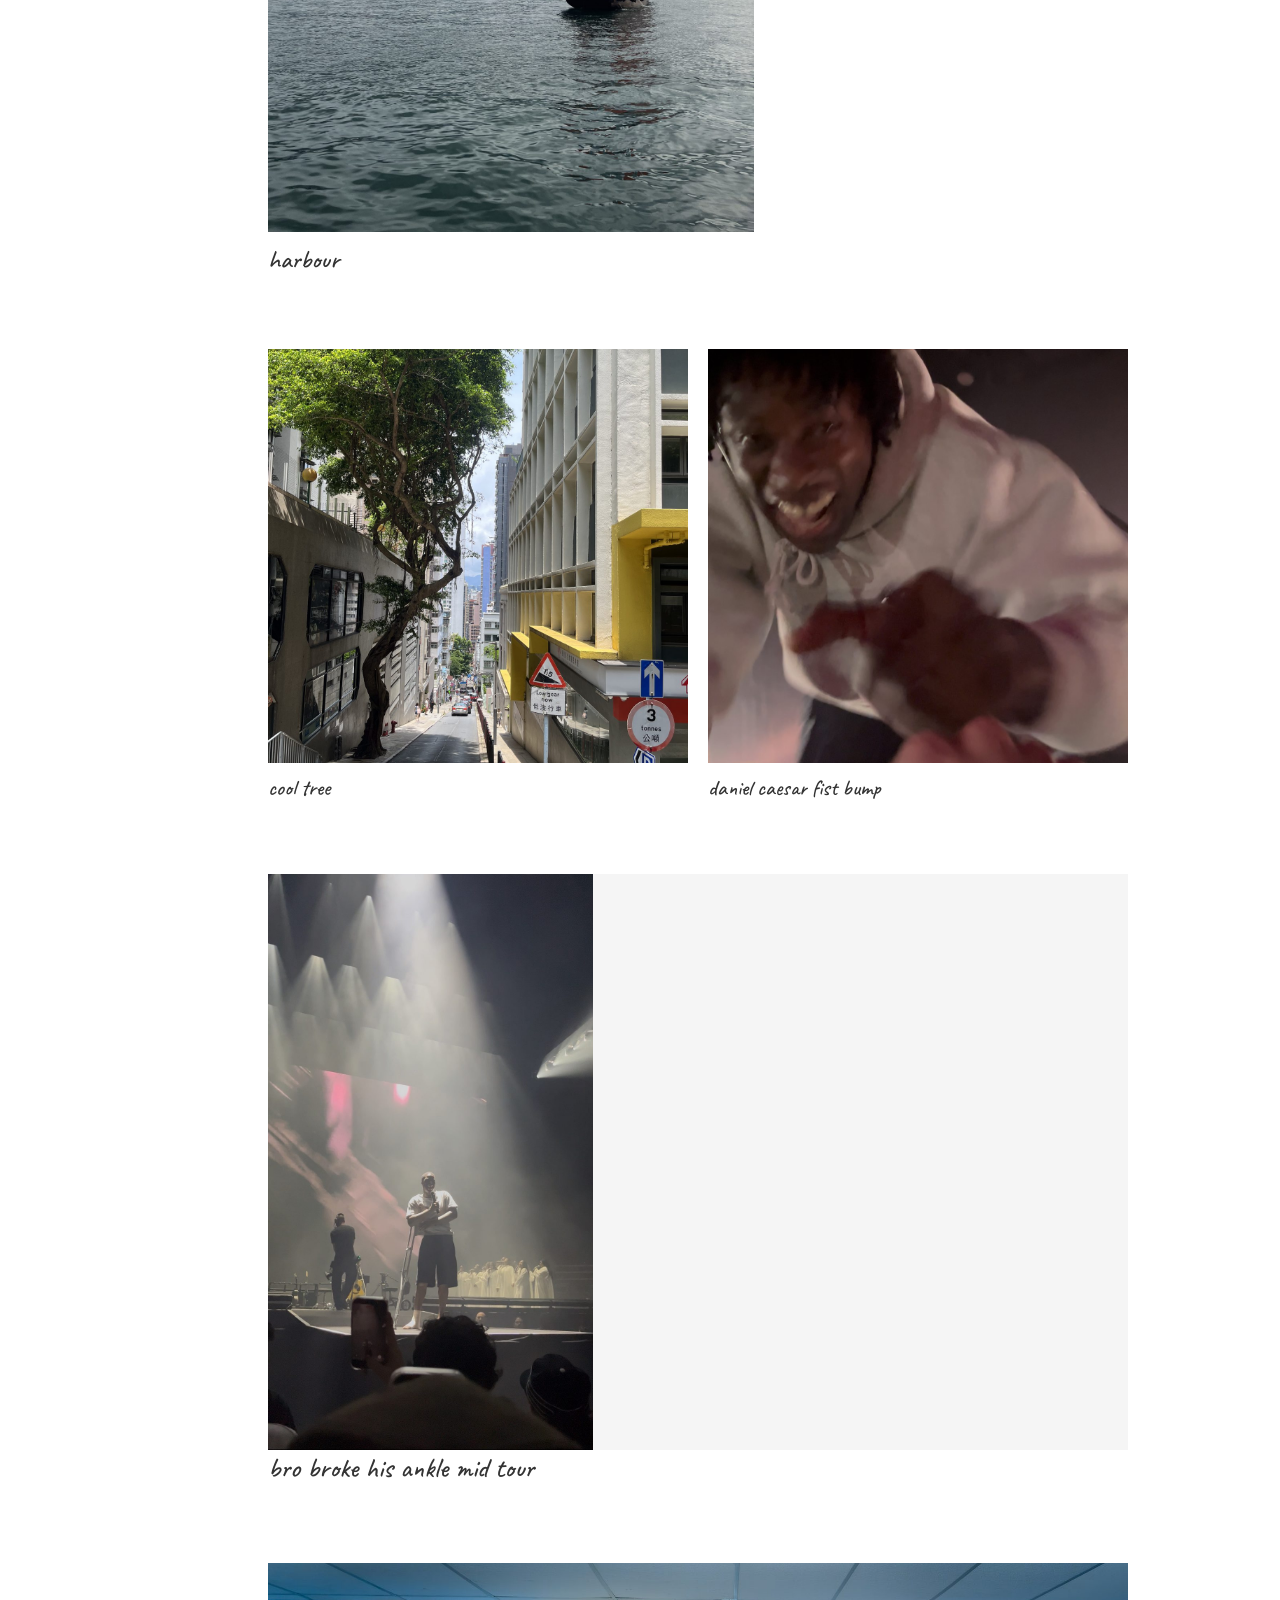
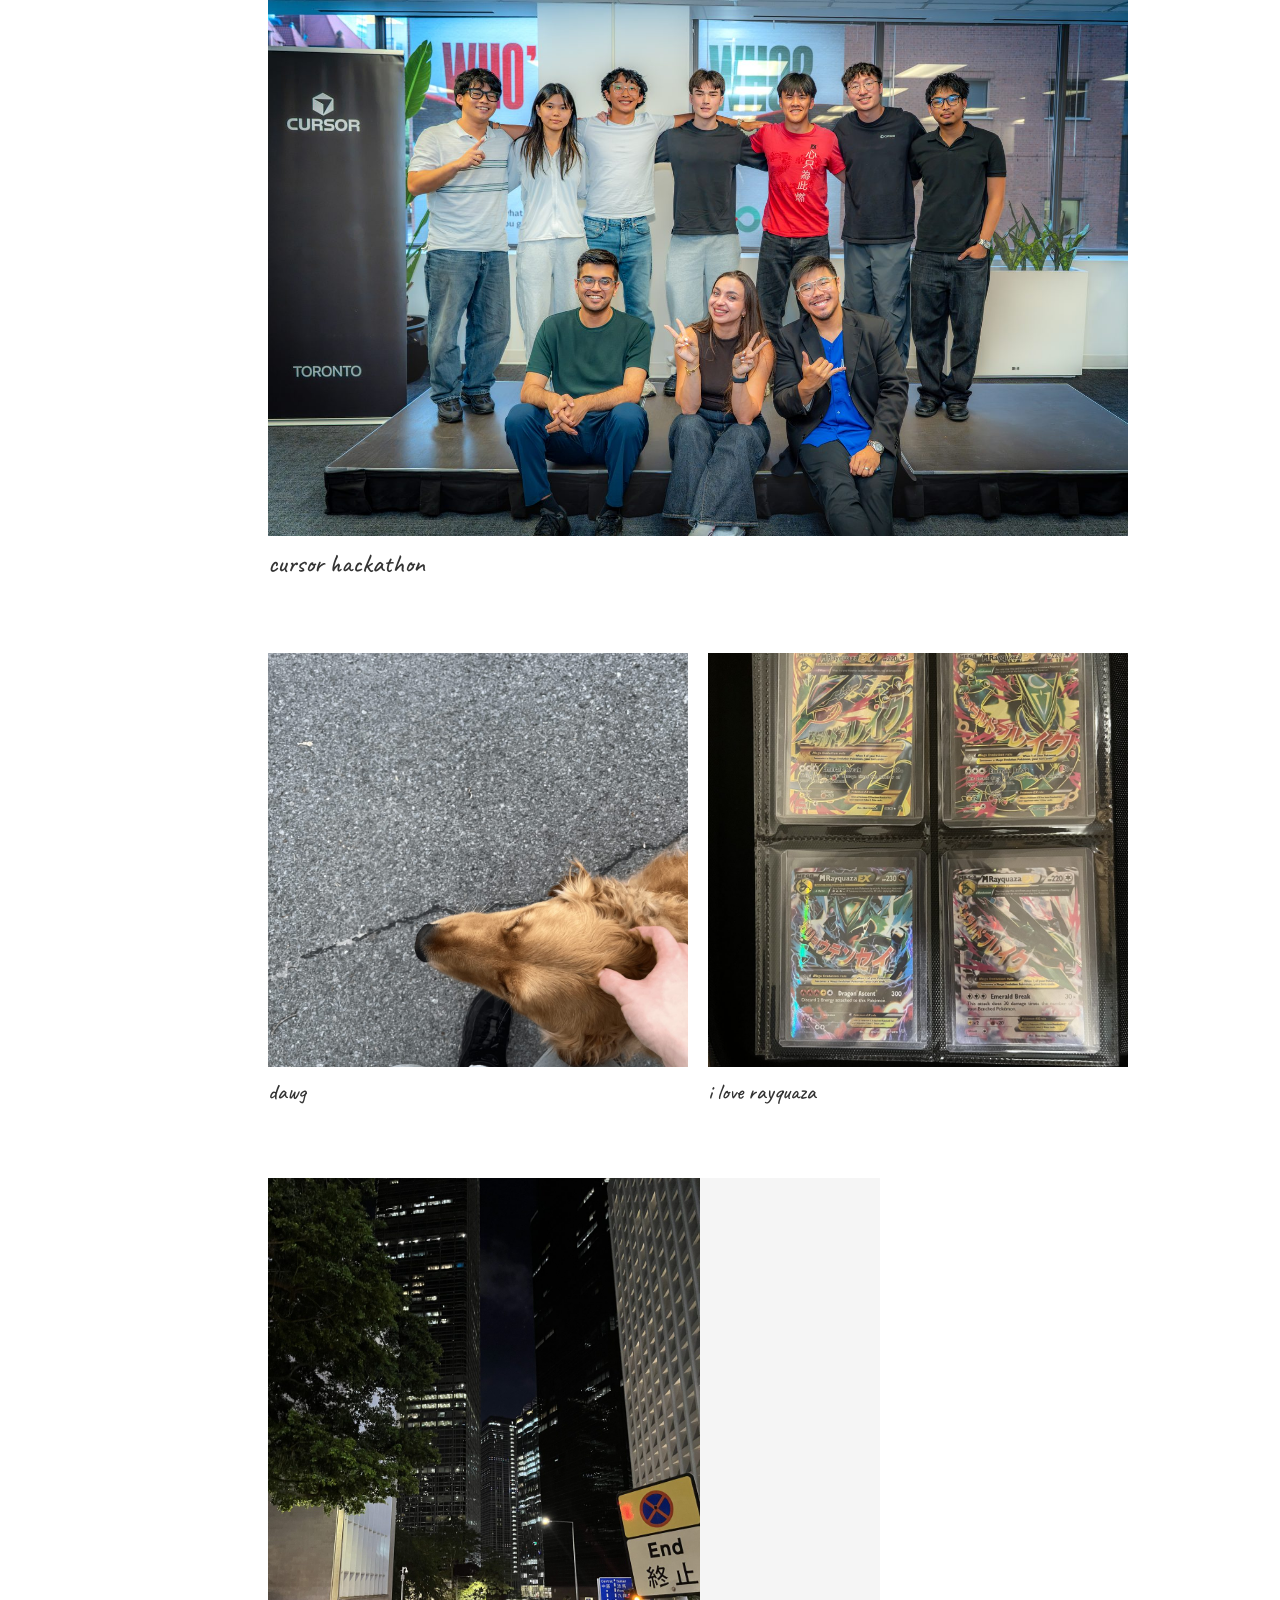
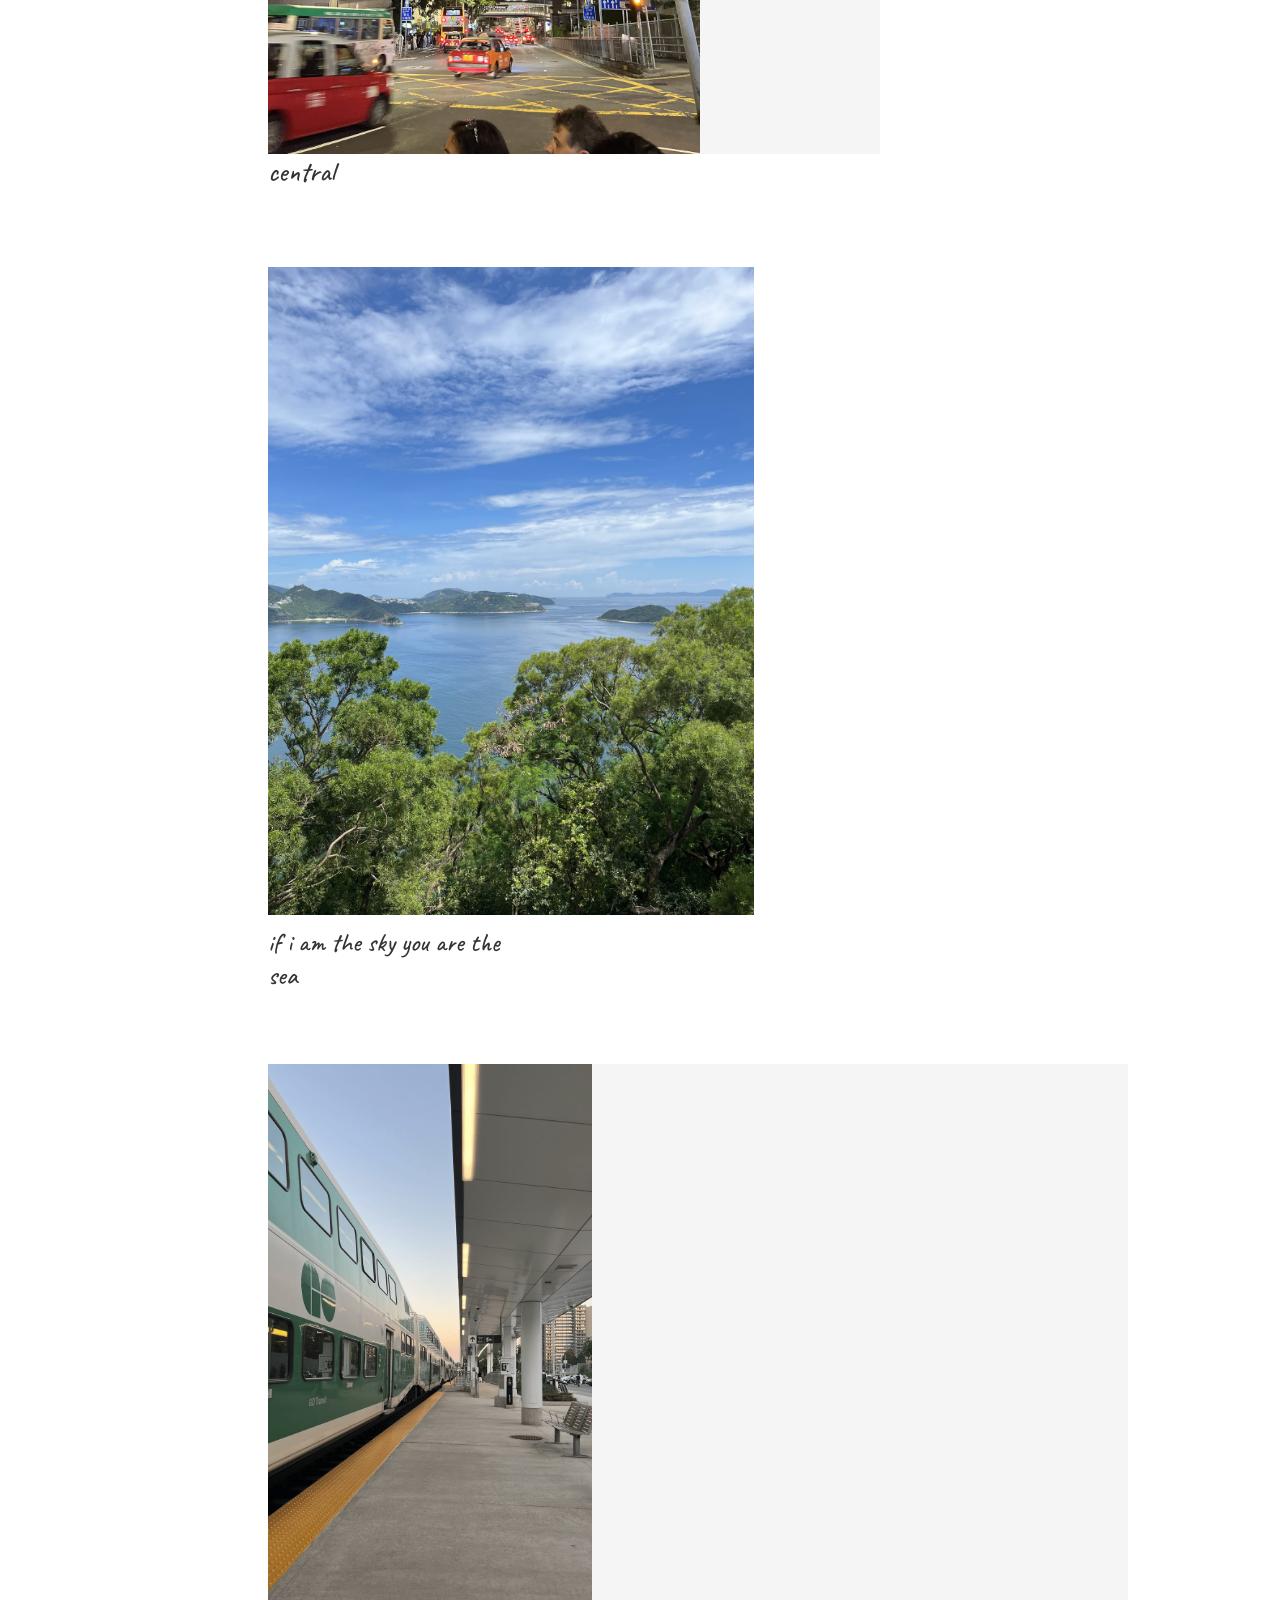
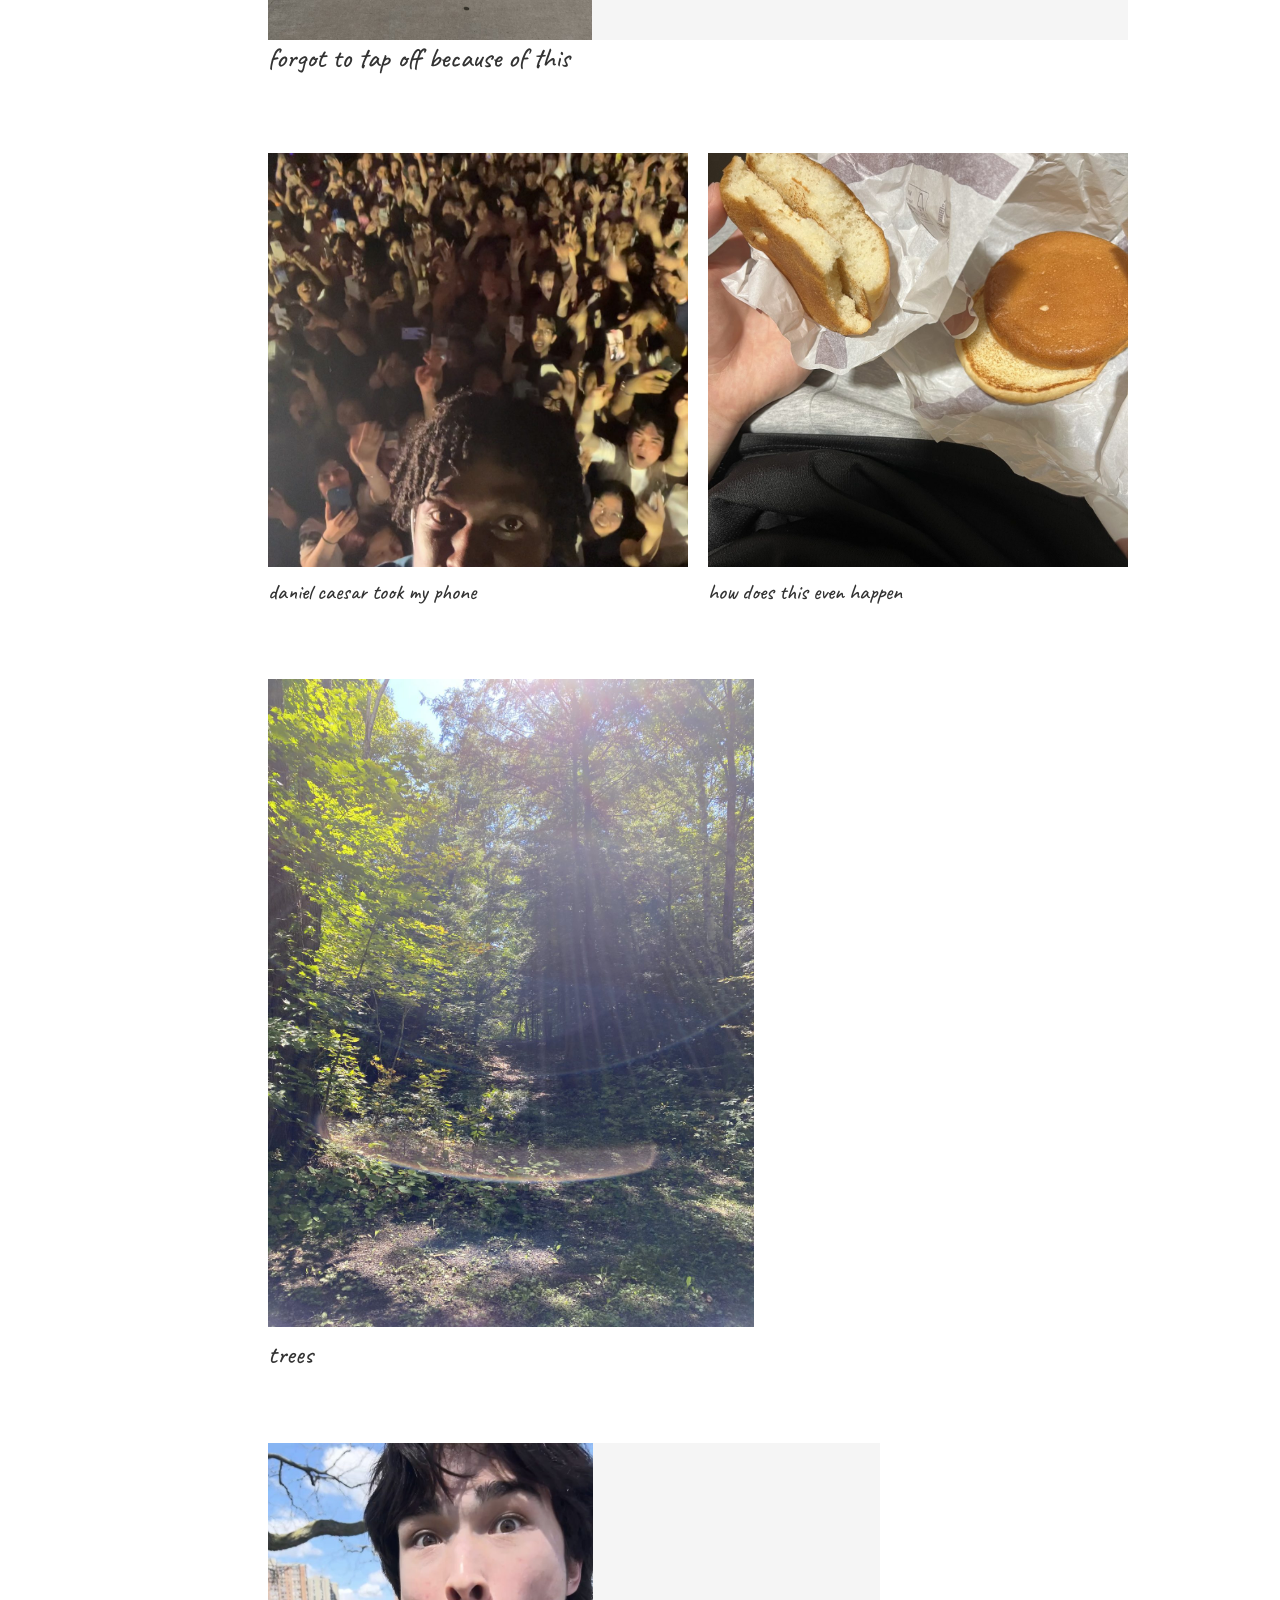
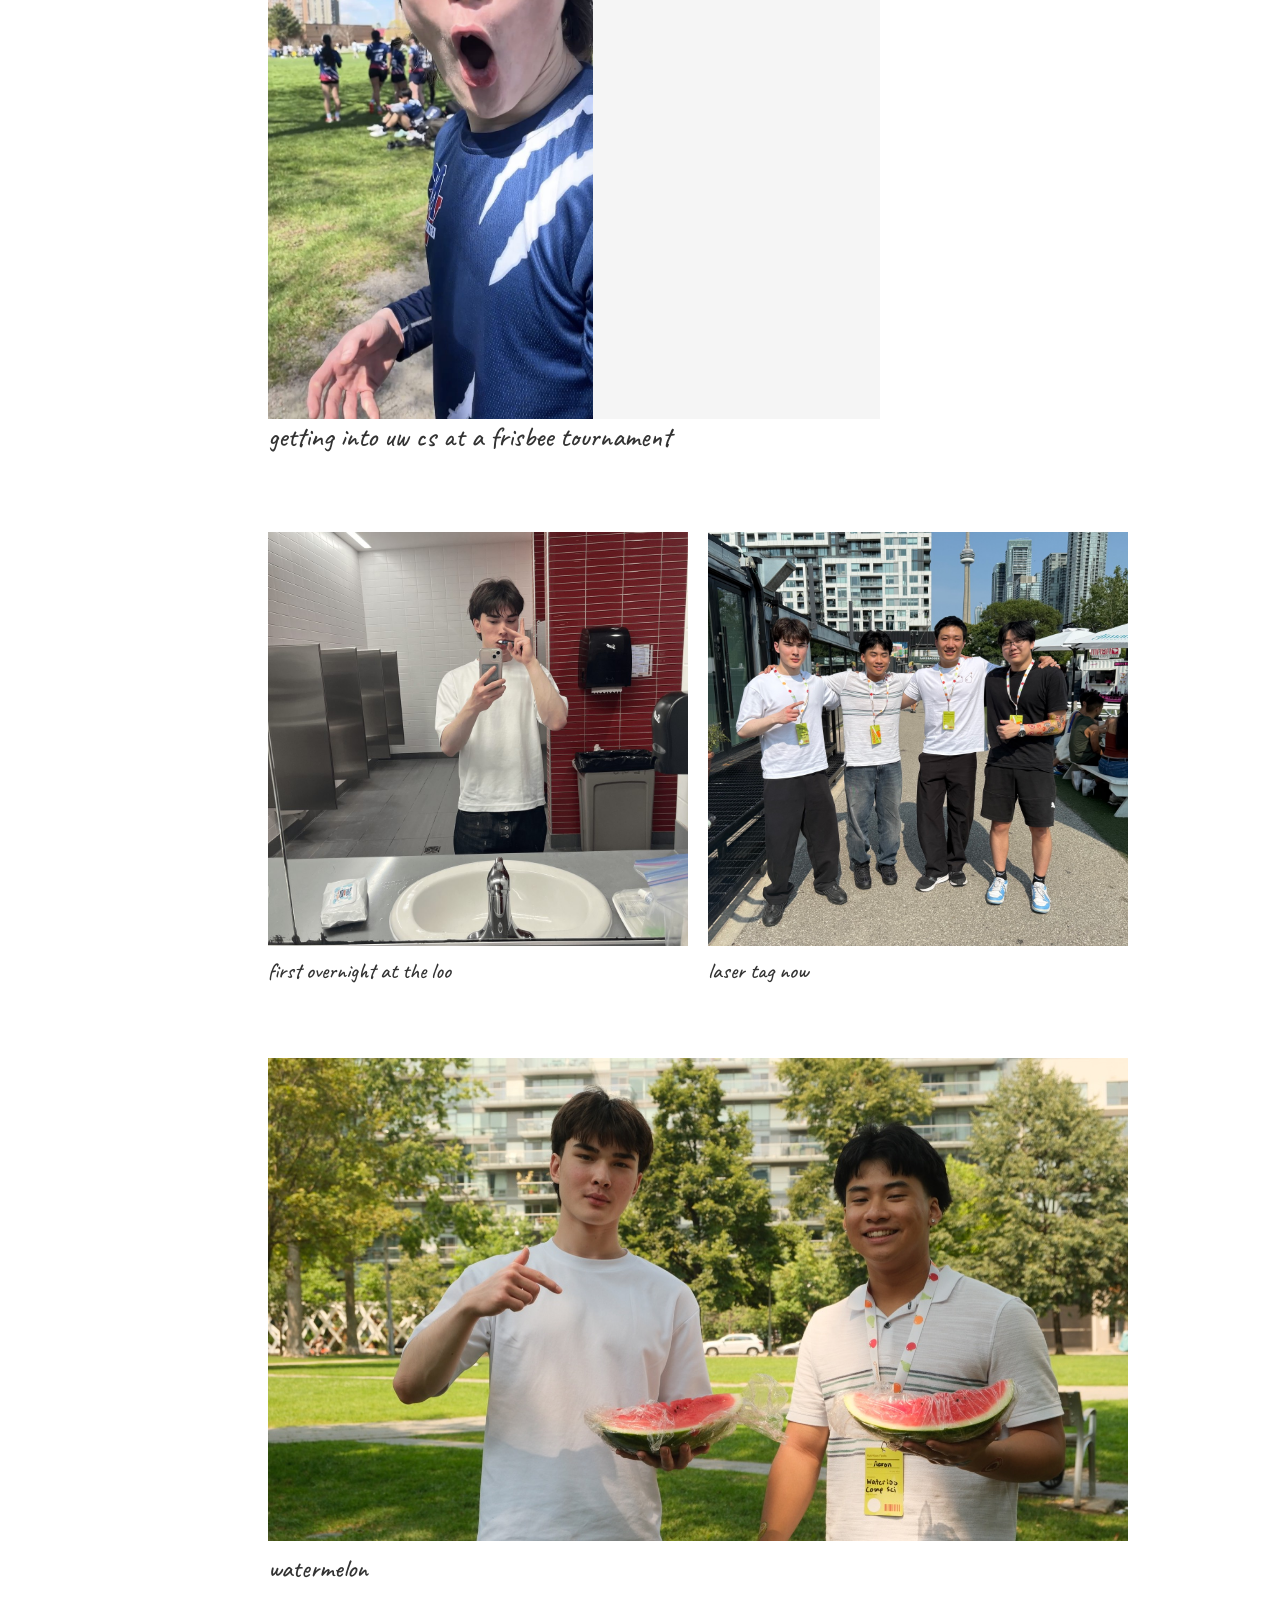
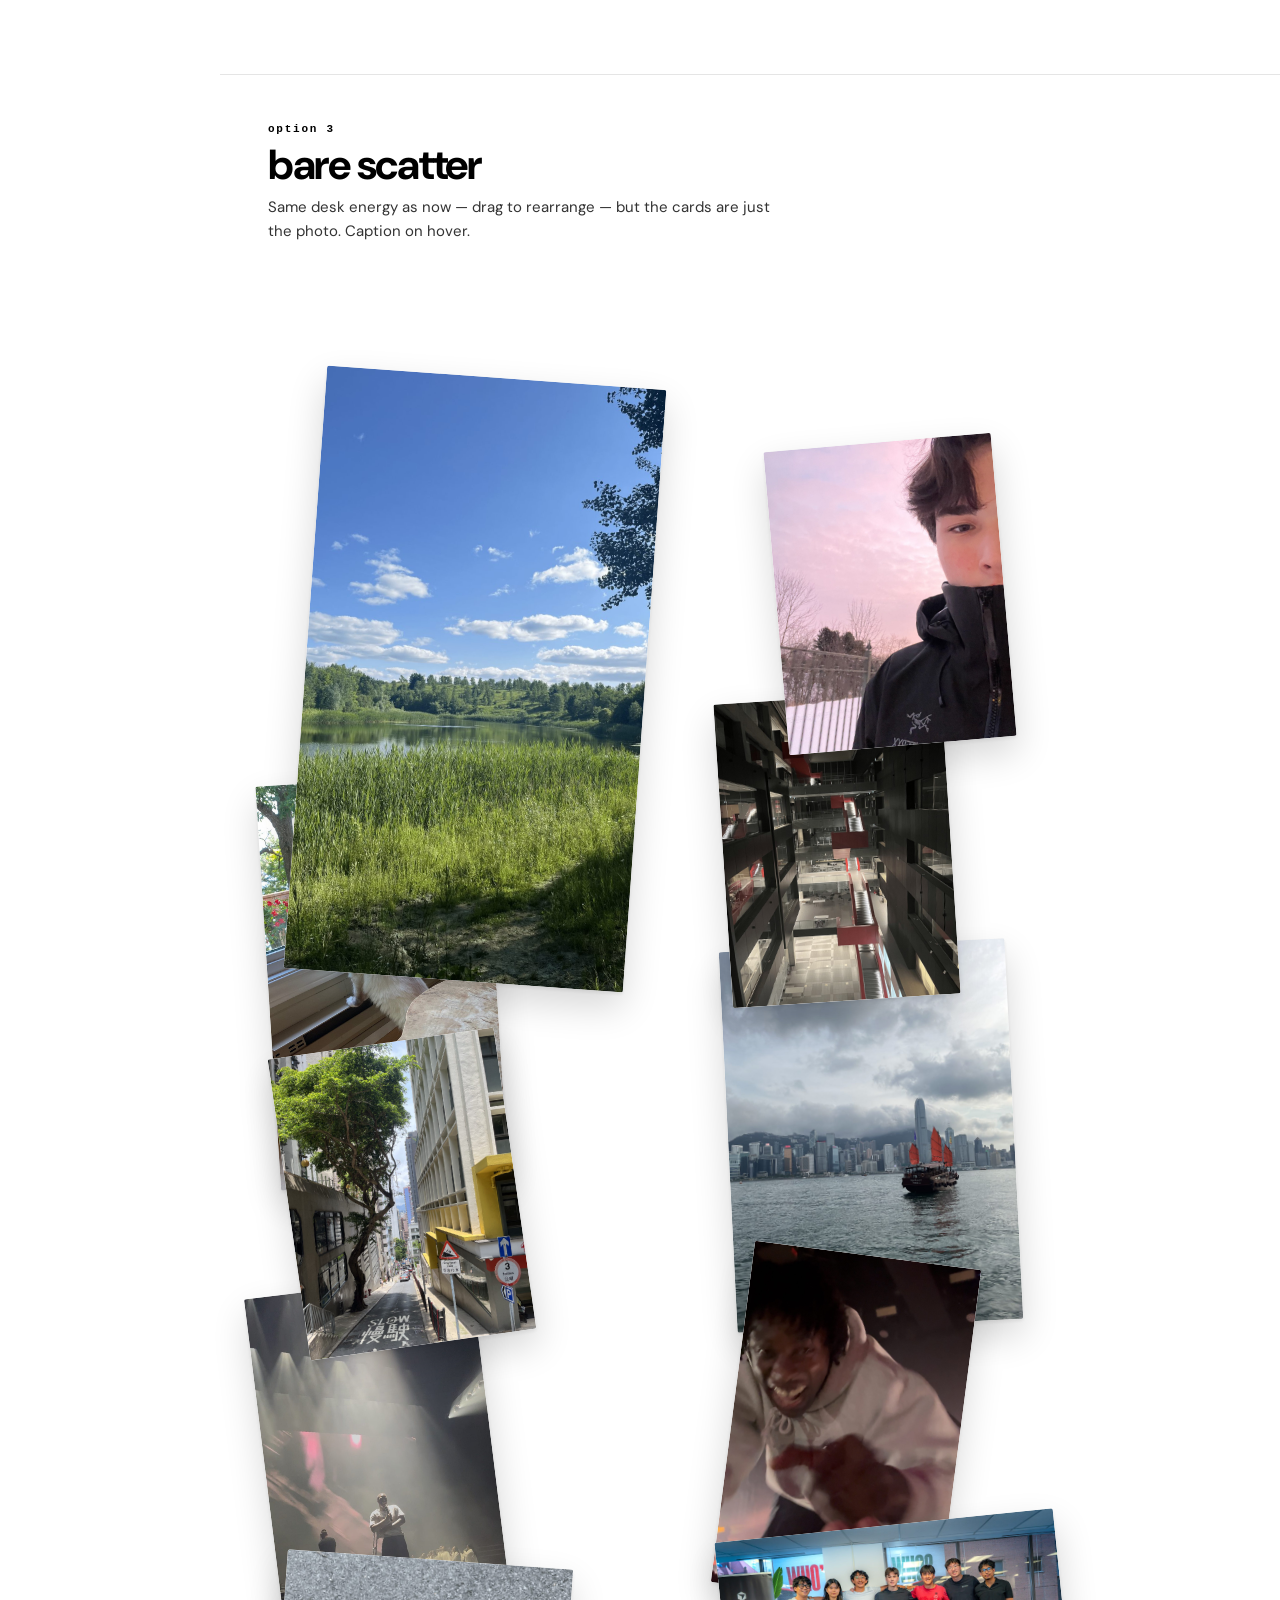
<file: photo-previews.html>
<!DOCTYPE html>
<html lang="en">
<head>
  <meta charset="UTF-8" />
  <meta name="viewport" content="width=device-width, initial-scale=1.0" />
  <title>photo direction previews</title>
  <meta name="robots" content="noindex" />
  <link rel="preconnect" href="https://fonts.googleapis.com" />
  <link rel="preconnect" href="https://fonts.gstatic.com" crossorigin />
  <link href="https://fonts.googleapis.com/css2?family=Caveat:wght@500;600&family=DM+Sans:ital,opsz,wght@0,9..40,300..900;1,9..40,300..900&display=swap" rel="stylesheet" />
  <style>
    :root {
      --cream: #F5F5F5;
      --ink: #000;
      --ink-soft: #333;
      --ink-muted: #666;
      --accent: #000;
      --border: #E5E5E5;
      --foreground: #000;
      --background: #FFF;
      --font-sans: 'DM Sans', system-ui, sans-serif;
      --font-hand: 'Caveat', 'Segoe Print', cursive;
      --font-mono: ui-monospace, 'SF Mono', Menlo, monospace;
    }
    .dark {
      --cream: #141414; --ink: #FFF; --ink-soft: #CCC; --ink-muted: #888;
      --accent: #FFF; --border: #262626; --foreground: #FFF; --background: #0A0A0A;
    }
    * { box-sizing: border-box; margin: 0; padding: 0; }
    html { scroll-behavior: smooth; }
    body {
      font-family: var(--font-sans);
      background: var(--background);
      color: var(--foreground);
      display: grid;
      grid-template-columns: 220px 1fr;
      min-height: 100dvh;
    }
    a { color: inherit; text-decoration: none; }
    button { font: inherit; border: 0; background: none; cursor: pointer; color: inherit; }
    img { display: block; }

    .nav {
      position: sticky; top: 0; align-self: start;
      height: 100dvh; overflow: auto;
      padding: 28px 18px 40px;
      border-right: 1px solid var(--border);
      background: var(--background);
    }
    .nav h1 {
      font-size: 11px; letter-spacing: .22em; text-transform: lowercase;
      color: var(--ink-muted); font-weight: 700; margin-bottom: 6px;
    }
    .nav .sub {
      font-size: 12px; color: var(--ink-soft); line-height: 1.45; margin-bottom: 18px;
    }
    .nav a {
      display: block; padding: 8px 8px; border-radius: 2px;
      font-size: 13px; color: var(--ink-soft); line-height: 1.3;
    }
    .nav a:hover, .nav a.active {
      background: color-mix(in srgb, var(--ink) 5%, transparent);
      color: var(--foreground);
    }
    .nav a span { display: block; font-size: 11px; color: var(--ink-muted); margin-top: 3px; }
    .nav .tools { margin-top: 22px; display: flex; flex-direction: column; gap: 8px; }
    .nav .tools button, .nav .tools a.btn {
      padding: 8px 10px; border: 1px solid var(--border); border-radius: 2px;
      font-size: 11px; letter-spacing: .06em; text-align: left;
    }
    .nav .tools button:hover, .nav .tools a.btn:hover { border-color: var(--accent); }

    .main { min-width: 0; }
    .variant {
      scroll-margin-top: 0;
      padding: 48px 48px 88px;
      border-bottom: 1px solid var(--border);
    }
    .variant:last-of-type { border-bottom: 0; }
    .variant-head { max-width: 520px; margin-bottom: 36px; }
    .variant-head .num {
      font-family: var(--font-mono); font-size: 11px; letter-spacing: .16em;
      color: var(--accent); font-weight: 600; margin-bottom: 8px;
    }
    .variant-head h2 {
      font-size: clamp(28px, 4vw, 42px); font-weight: 700; letter-spacing: -.03em;
      line-height: 1.05; margin-bottom: 8px;
    }
    .variant-head p { font-size: 15px; color: var(--ink-soft); line-height: 1.6; }

    /* ---- 1 camera roll ---- */
    .roll {
      columns: 3;
      column-gap: 10px;
      max-width: 1180px;
    }
    .roll-item {
      break-inside: avoid;
      margin: 0 0 10px;
      width: 100%;
      padding: 0;
      text-align: left;
      display: block;
    }
    .roll-item img {
      width: 100%;
      height: auto;
      background: var(--cream);
    }
    .roll-item figcaption {
      font-family: var(--font-mono);
      font-size: 11px;
      letter-spacing: .03em;
      color: var(--ink-muted);
      padding: 7px 1px 10px;
    }
    .roll-item:hover img { filter: brightness(1.04); }
    .roll-item:focus-visible { outline: 2px solid var(--accent); outline-offset: 3px; }

    /* ---- 2 photobook ---- */
    .book {
      max-width: 860px;
      display: flex;
      flex-direction: column;
      gap: 72px;
    }
    .spread { width: 100%; }
    .spread img {
      width: auto;
      max-width: 100%;
      max-height: 72vh;
      height: auto;
      background: var(--cream);
    }
    .spread-cap {
      font-family: var(--font-hand);
      font-size: 26px;
      font-weight: 500;
      line-height: 1.25;
      color: var(--ink-soft);
      margin-top: 12px;
    }
    .spread.hero figure {
      display: flex;
      flex-direction: column;
      align-items: flex-start;
    }
    .spread.hero .spread-cap { max-width: 22ch; }
    .spread.pair {
      display: grid;
      grid-template-columns: 1fr 1fr;
      gap: 28px 20px;
      align-items: end;
    }
    .spread.pair figure { min-width: 0; }
    .spread.pair img {
      width: 100%;
      height: 46vh;
      max-height: 420px;
      object-fit: cover;
    }
    .spread.pair .spread-cap { font-size: 22px; }
    .spread.note {
      display: grid;
      grid-template-columns: 1fr 220px;
      gap: 28px;
      align-items: end;
    }
    .spread.note-left { grid-template-columns: 220px 1fr; }
    .spread.note img,
    .spread.note-left img {
      width: 100%;
      max-height: 64vh;
      object-fit: contain;
      object-position: left bottom;
    }
    .spread.note .spread-cap,
    .spread.note-left .spread-cap {
      margin-top: 0;
      font-size: 28px;
      padding-bottom: 6px;
    }
    .spread button, .spread.pair button {
      display: block; width: 100%; padding: 0; text-align: left;
    }
    .spread button:focus-visible { outline: 2px solid var(--accent); outline-offset: 4px; }

    /* ---- 3 bare scatter ---- */
    .desk {
      position: relative;
      width: 100%;
      max-width: 1180px;
      min-height: 1100px;
      isolation: isolate;
    }
    .bare {
      position: absolute;
      left: var(--x); top: var(--y); z-index: var(--z);
      width: var(--w);
      padding: 0;
      border-radius: 2px;
      overflow: hidden;
      background: var(--cream);
      box-shadow:
        0 2px 4px rgba(0,0,0,.08),
        0 16px 36px rgba(0,0,0,.16);
      transform: rotate(var(--rot)) translateY(16px);
      opacity: 0;
      transition:
        opacity .6s ease var(--delay, 0ms),
        transform .32s cubic-bezier(.2,.85,.2,1),
        box-shadow .3s ease;
      touch-action: none;
      user-select: none;
    }
    .dark .bare {
      box-shadow:
        0 2px 6px rgba(0,0,0,.4),
        0 20px 44px rgba(0,0,0,.45);
    }
    .bare.show { opacity: 1; transform: rotate(var(--rot)) translateY(0); }
    .bare img { width: 100%; height: auto; pointer-events: none; }
    .bare figcaption {
      position: absolute; left: 0; right: 0; bottom: 0;
      padding: 28px 12px 10px;
      background: linear-gradient(transparent, rgba(0,0,0,.72));
      color: #fff;
      font-size: 13px;
      line-height: 1.3;
      opacity: 0;
      transition: opacity .22s ease;
    }
    .bare.lifted, .bare:hover, .bare:focus-visible {
      z-index: 999 !important;
      transform: rotate(calc(var(--rot) * .1)) translateY(-8px) scale(1.04);
    }
    .bare.lifted figcaption, .bare:hover figcaption, .bare:focus-visible figcaption { opacity: 1; }
    .bare:focus-visible { outline: 2px solid var(--accent); outline-offset: 4px; }
    .bare.dragging {
      z-index: 1000 !important;
      cursor: grabbing;
      transition: none;
      transform: rotate(calc(var(--rot) * .15)) translateY(-12px) scale(1.05);
    }
    .bare-md { --w: 228px; }
    .bare-lg { --w: 286px; }
    .bare-xl { --w: 340px; }

    /* lightbox */
    .lb {
      position: fixed; inset: 0; z-index: 100000;
      display: flex; align-items: center; justify-content: center;
      padding: 48px 72px; background: rgba(10,8,6,.78);
      backdrop-filter: blur(10px);
      opacity: 0; pointer-events: none; transition: opacity .22s ease;
    }
    .lb[hidden] { display: none !important; }
    .lb.open { opacity: 1; pointer-events: auto; }
    .lb-close {
      position: absolute; top: 20px; right: 22px;
      width: 40px; height: 40px; border-radius: 6px;
      background: rgba(255,255,255,.1); color: #fff; font-size: 16px;
    }
    .lb-nav {
      position: absolute; top: 50%; transform: translateY(-50%);
      width: 52px; height: 52px; border-radius: 6px;
      background: rgba(255,255,255,.1); color: #fff; font-size: 34px; font-weight: 300;
    }
    .lb-nav.prev { left: 18px; }
    .lb-nav.next { right: 18px; }
    .lb-fig { max-width: min(720px, 78vw); max-height: 88dvh; }
    .lb-fig img { width: 100%; height: auto; max-height: 74dvh; object-fit: contain; }
    .lb-fig figcaption {
      color: #fff; text-align: center; margin-top: 14px;
      font-size: 14px; letter-spacing: .02em;
    }

    @media (max-width: 980px) {
      body { grid-template-columns: 1fr; }
      .nav { position: relative; height: auto; border-right: 0; border-bottom: 1px solid var(--border); }
      .nav .links { display: grid; grid-template-columns: 1fr 1fr 1fr; gap: 2px; }
      .variant { padding: 28px 20px 64px; }
      .roll { columns: 2; }
      .spread.pair, .spread.note, .spread.note-left { grid-template-columns: 1fr; gap: 10px; }
      .desk { min-height: 0; display: flex; flex-wrap: wrap; gap: 12px; }
      .bare { position: relative; left: auto; top: auto; transform: none; opacity: 1; }
      .bare-md { --w: 46%; width: 46%; }
      .bare-lg, .bare-xl { --w: 100%; width: 100%; }
    }
  </style>
</head>
<body>
  <aside class="nav">
    <h1>photo previews</h1>
    <p class="sub">Three directions, same shots. Click a photo to open it. Scatter is draggable on desktop.</p>
    <div class="links">
      <a href="#roll" data-target="roll" class="active">1. Camera roll<span>full-bleed masonry, quiet captions</span></a>
      <a href="#book" data-target="book">2. Photobook<span>spreads, notes in the gutter</span></a>
      <a href="#desk" data-target="desk">3. Bare scatter<span>drag, no polaroid chrome</span></a>
    </div>
    <div class="tools">
      <button type="button" id="theme-toggle">toggle dark</button>
      <a class="btn" href="/photos">current polaroids</a>
      <a class="btn" href="/">back to site</a>
    </div>
  </aside>

  <main class="main">
    <section class="variant" id="roll">
      <div class="variant-head">
        <div class="num">option 1</div>
        <h2>camera roll</h2>
        <p>No frames. Mixed ratios, tight gaps, captions as small file labels. The pictures do the work.</p>
      </div>
      <div class="roll" id="roll-grid"></div>
    </section>

    <section class="variant" id="book">
      <div class="variant-head">
        <div class="num">option 2</div>
        <h2>photobook</h2>
        <p>One or two shots per spread. Longer captions sit in the gutter like a note you wrote in the margin.</p>
      </div>
      <div class="book" id="book-grid"></div>
    </section>

    <section class="variant" id="desk">
      <div class="variant-head">
        <div class="num">option 3</div>
        <h2>bare scatter</h2>
        <p>Same desk energy as now — drag to rearrange — but the cards are just the photo. Caption on hover.</p>
      </div>
      <div class="desk" id="desk-board" aria-label="Scattered prints"></div>
    </section>
  </main>

  <div class="lb" id="lb" hidden>
    <button class="lb-close" type="button" aria-label="Close">✕</button>
    <button class="lb-nav prev" type="button" aria-label="Previous">‹</button>
    <button class="lb-nav next" type="button" aria-label="Next">›</button>
    <figure class="lb-fig">
      <img id="lb-img" alt="" />
      <figcaption id="lb-cap"></figcaption>
    </figure>
  </div>

  <script>
    const SHOTS = [
      { src: '/photos/web/IMG_9795.jpg', caption: 'touching grass', alt: 'Tall grass and a quiet pond under a blue sky', size: 'xl' },
      { src: '/photos/web/pink-sky.jpg', caption: 'pink sky', alt: 'Pink sky', size: 'md' },
      { src: '/photos/web/IMG_9404.jpg', caption: 'pse (e7) at night', alt: 'Looking down a dark atrium crossed by lit red staircases', size: 'md' },
      { src: '/photos/web/cat.jpg', caption: 'cat', alt: 'Cat', size: 'md' },
      { src: '/photos/web/harbour.jpg', caption: 'harbour', alt: 'Harbour', size: 'lg' },
      { src: '/photos/web/cool-tree.jpg', caption: 'cool tree', alt: 'Cool tree', size: 'md' },
      { src: '/photos/web/daniel-caesar-fist-bump.jpg', caption: 'daniel caesar fist bump', alt: 'Fist bump with Daniel Caesar', size: 'md' },
      { src: '/photos/web/dc.jpg', caption: 'bro broke his ankle mid tour', alt: 'Daniel Caesar on stage with a bandaged ankle and crutch', size: 'md' },
      { src: '/photos/web/cursor-hackathon.jpg', caption: 'cursor hackathon', alt: 'Cursor hackathon', size: 'xl' },
      { src: '/photos/web/IMG_9704.jpg', caption: 'dawg', alt: 'Hand petting a golden retriever on asphalt', size: 'lg' },
      { src: '/photos/web/i-love-rayquaza.jpg', caption: 'i love rayquaza', alt: 'Rayquaza', size: 'md' },
      { src: '/photos/web/central.jpg', caption: 'central', alt: 'Central', size: 'md' },
      { src: '/photos/web/if-i-am-the-sky-you-are-the-sea.jpg', caption: 'if i am the sky you are the sea', alt: 'If I am the sky you are the sea', size: 'lg' },
      { src: '/photos/web/IMG_9761.jpg', caption: 'forgot to tap off because of this', alt: 'GO Transit train at a platform at dusk', size: 'md' },
      { src: '/photos/web/danielcaesartookmyphone.jpg', caption: 'daniel caesar took my phone', alt: 'Daniel Caesar took my phone', size: 'md' },
      { src: '/photos/web/how-does-this-even-happen.jpg', caption: 'how does this even happen', alt: 'How does this even happen', size: 'md' },
      { src: '/photos/web/trees.jpg', caption: 'trees', alt: 'Trees', size: 'xl' },
      { src: '/photos/web/getting-into-uw-cs-at-a-frisbee-tournament.jpg', caption: 'getting into uw cs at a frisbee tournament', alt: 'Getting into UW CS at a frisbee tournament', size: 'lg' },
      { src: '/photos/web/IMG_9394.jpg', caption: 'first overnight at the loo', alt: 'Mirror selfie brushing teeth and flashing a peace sign', size: 'md' },
      { src: '/photos/web/ltn-at-summerhacks.jpg', caption: 'laser tag now', alt: 'laser tag now', size: 'lg' },
      { src: '/photos/web/watermelon.jpg', caption: 'watermelon', alt: 'watermelon', size: 'xl' },
    ];

    const SPREADS = [
      { type: 'hero', i: [0] },
      { type: 'pair', i: [1, 2] },
      { type: 'note', i: [3] },
      { type: 'hero', i: [4] },
      { type: 'pair', i: [5, 6] },
      { type: 'note-left', i: [7] },
      { type: 'hero', i: [8] },
      { type: 'pair', i: [9, 10] },
      { type: 'note', i: [11] },
      { type: 'hero', i: [12] },
      { type: 'note-left', i: [13] },
      { type: 'pair', i: [14, 15] },
      { type: 'hero', i: [16] },
      { type: 'note', i: [17] },
      { type: 'pair', i: [18, 19] },
      { type: 'hero', i: [20] },
    ];

    const SIZE_W = { md: 228, lg: 286, xl: 340 };

    const lb = document.getElementById('lb');
    const lbImg = document.getElementById('lb-img');
    const lbCap = document.getElementById('lb-cap');
    let active = -1;

    function show(i) {
      active = (i + SHOTS.length) % SHOTS.length;
      const s = SHOTS[active];
      lbImg.src = s.src;
      lbImg.alt = s.alt || '';
      lbCap.textContent = s.caption || '';
    }
    function open(i) {
      show(i);
      lb.hidden = false;
      requestAnimationFrame(() => lb.classList.add('open'));
    }
    function close() {
      lb.classList.remove('open');
      setTimeout(() => { if (!lb.classList.contains('open')) { lb.hidden = true; lbImg.removeAttribute('src'); } }, 220);
    }
    lb.addEventListener('click', (e) => {
      if (e.target === lb || e.target.classList.contains('lb-close')) close();
    });
    lb.querySelector('.prev').addEventListener('click', (e) => { e.stopPropagation(); show(active - 1); });
    lb.querySelector('.next').addEventListener('click', (e) => { e.stopPropagation(); show(active + 1); });
    document.addEventListener('keydown', (e) => {
      if (lb.hidden) return;
      if (e.key === 'Escape') close();
      if (e.key === 'ArrowLeft') show(active - 1);
      if (e.key === 'ArrowRight') show(active + 1);
    });

    function shotBtn(i, capClass) {
      const s = SHOTS[i];
      const btn = document.createElement('button');
      btn.type = 'button';
      btn.setAttribute('aria-label', s.caption || s.alt || 'Open photo');
      btn.innerHTML = `<img src="${s.src}" alt="" loading="lazy" decoding="async" draggable="false" /><figcaption class="${capClass}">${s.caption || ''}</figcaption>`;
      btn.addEventListener('click', () => open(i));
      return btn;
    }

    /* 1 — roll */
    const roll = document.getElementById('roll-grid');
    SHOTS.forEach((_, i) => {
      const fig = document.createElement('figure');
      fig.className = 'roll-item';
      const btn = shotBtn(i, '');
      btn.className = 'roll-item';
      roll.appendChild(btn);
    });

    /* 2 — book */
    const book = document.getElementById('book-grid');
    SPREADS.forEach((sp) => {
      const wrap = document.createElement('div');
      wrap.className = 'spread ' + sp.type;
      sp.i.forEach((i) => {
        const fig = document.createElement('figure');
        const btn = document.createElement('button');
        btn.type = 'button';
        const s = SHOTS[i];
        btn.setAttribute('aria-label', s.caption || 'Open photo');
        btn.innerHTML = `<img src="${s.src}" alt="" loading="lazy" decoding="async" />`;
        btn.addEventListener('click', () => open(i));
        const cap = document.createElement('figcaption');
        cap.className = 'spread-cap';
        cap.textContent = s.caption || '';
        fig.appendChild(btn);
        fig.appendChild(cap);
        wrap.appendChild(fig);
      });
      book.appendChild(wrap);
    });

    /* 3 — bare scatter */
    function hashSeed(str) {
      let h = 2166136261;
      for (let i = 0; i < str.length; i++) { h ^= str.charCodeAt(i); h = Math.imul(h, 16777619); }
      return h >>> 0;
    }
    function mulberry32(seed) {
      let a = seed >>> 0;
      return () => {
        a = (a + 0x6D2B79F5) >>> 0;
        let t = Math.imul(a ^ (a >>> 15), 1 | a);
        t = (t + Math.imul(t ^ (t >>> 7), 61 | t)) ^ t;
        return ((t ^ (t >>> 14)) >>> 0) / 4294967296;
      };
    }
    function layoutDesk(boardWidth) {
      const rnd = mulberry32(hashSeed(SHOTS.map((s) => s.src).join('|') + '|bare-v1'));
      const bw = Math.max(boardWidth || 1100, 640);
      const cols = bw >= 1000 ? 3 : 2;
      const colX = cols === 3 ? [2, 33, 64] : [3, 50];
      const colH = Array.from({ length: cols }, (_, i) => 4 + rnd() * 10 + i * 3);
      const occupied = [];
      const placements = [];
      const hit = (x, y, w, h) => ({ x: x + w * .22, y: y + h * .22, w: w * .56, h: h * .56 });
      const overlap = (a, b) => a.x < b.x + b.w && a.x + a.w > b.x && a.y < b.y + b.h && a.y + a.h > b.y;

      SHOTS.forEach((shot, i) => {
        const size = shot.size && SIZE_W[shot.size] ? shot.size : 'md';
        const wPx = SIZE_W[size];
        const hPx = wPx * 0.78;
        const wPct = (wPx / bw) * 100;
        const hPct = (hPx / bw) * 100;
        const maxX = Math.max(0, 100 - wPct - 1);
        const order = Array.from({ length: cols }, (_, c) => c).sort((a, b) => colH[a] - colH[b]);
        let placed = null;
        for (const col of order) {
          let x = Math.min(maxX, Math.max(0, colX[col] + (rnd() - .5) * 8));
          let y = Math.max(0, colH[col] + (rnd() - .5) * 3);
          for (let n = 0; n < 24 && !placed; n++) {
            const box = hit(x, y, wPct, hPct);
            if (!occupied.some((o) => overlap(box, o))) placed = { size, x, y, h: hPx, col, box };
            else { y += 2.6 + rnd() * 1.4; x = Math.min(maxX, Math.max(0, x + (rnd() - .5) * 3)); }
          }
          if (placed) break;
        }
        if (!placed) {
          const y = Math.max(...colH, 0) + 6;
          const x = Math.min(maxX, colX[i % cols]);
          placed = { size, x, y, h: hPx, col: i % cols, box: hit(x, y, wPct, hPct) };
        }
        placements.push({
          size: placed.size, x: placed.x, y: placed.y, h: placed.h,
          rot: (rnd() < .5 ? -1 : 1) * (2.2 + rnd() * 6.5),
          z: 2 + Math.floor(rnd() * 8),
        });
        occupied.push(placed.box);
        colH[placed.col] = Math.max(colH[placed.col], placed.y + hPct * 0.74);
      });
      const bottom = placements.reduce((m, p) => Math.max(m, p.y + (p.h / bw) * 100), 0);
      return { placements, boardHeight: Math.ceil((bottom / 100) * bw + 180) };
    }

    const board = document.getElementById('desk-board');
    const deskMq = window.matchMedia('(min-width: 981px)');
    const cards = [];

    SHOTS.forEach((shot, i) => {
      const size = shot.size && SIZE_W[shot.size] ? shot.size : 'md';
      const el = document.createElement('button');
      el.type = 'button';
      el.className = `bare bare-${size}`;
      el.style.setProperty('--x', '0%');
      el.style.setProperty('--y', '0%');
      el.style.setProperty('--rot', '0deg');
      el.style.setProperty('--z', String(i + 1));
      el.style.setProperty('--delay', (60 + i * 50) + 'ms');
      el.setAttribute('aria-label', shot.caption || 'Open photo');
      el.innerHTML = `<img src="${shot.src}" alt="" loading="lazy" decoding="async" draggable="false" /><figcaption>${shot.caption || ''}</figcaption>`;
      el.addEventListener('pointerenter', () => el.classList.add('lifted'));
      el.addEventListener('pointerleave', () => { if (!el.classList.contains('dragging')) el.classList.remove('lifted'); });
      cards.push(el);
      board.appendChild(el);
      requestAnimationFrame(() => el.classList.add('show'));
    });

    function applyDesk() {
      if (!deskMq.matches) { board.style.minHeight = ''; return; }
      const { placements, boardHeight } = layoutDesk(board.clientWidth || 1100);
      board.style.minHeight = boardHeight + 'px';
      cards.forEach((el, i) => {
        const p = placements[i];
        if (!p) return;
        el.className = `bare bare-${p.size} show`;
        el.style.setProperty('--x', p.x + '%');
        el.style.setProperty('--y', p.y + '%');
        el.style.setProperty('--rot', p.rot + 'deg');
        el.style.setProperty('--z', String(p.z));
      });
    }

    let topZ = SHOTS.length + 2;
    cards.forEach((el, index) => {
      let pid = null, sx = 0, sy = 0, ox = 0, oy = 0, dragging = false, moved = false;
      const read = (prop) => parseFloat(el.style.getPropertyValue(prop)) || 0;
      const onMove = (e) => {
        if (e.pointerId !== pid) return;
        const dx = e.clientX - sx, dy = e.clientY - sy;
        if (!dragging) {
          if (Math.hypot(dx, dy) < 6) return;
          dragging = true; moved = true;
          el.classList.add('dragging', 'lifted');
          el.style.setProperty('--z', String(++topZ));
          try { el.setPointerCapture(pid); } catch (_) {}
        }
        const bw = board.clientWidth || 1, bh = board.clientHeight || 1;
        el.style.setProperty('--x', Math.max(0, Math.min(100 - (el.offsetWidth / bw) * 100, ox + (dx / bw) * 100)) + '%');
        el.style.setProperty('--y', Math.max(0, Math.min(100 - (el.offsetHeight / bh) * 100, oy + (dy / bh) * 100)) + '%');
      };
      const onUp = (e) => {
        if (e.pointerId !== pid) return;
        pid = null; dragging = false;
        el.classList.remove('dragging');
        window.removeEventListener('pointermove', onMove);
        window.removeEventListener('pointerup', onUp);
        if (!moved) open(index);
        moved = false;
      };
      el.addEventListener('pointerdown', (e) => {
        if (!deskMq.matches || e.button) return;
        pid = e.pointerId; sx = e.clientX; sy = e.clientY; ox = read('--x'); oy = read('--y');
        dragging = false; moved = false;
        window.addEventListener('pointermove', onMove, { passive: false });
        window.addEventListener('pointerup', onUp);
      });
      el.addEventListener('click', (e) => {
        if (deskMq.matches && e.detail !== 0) e.preventDefault();
        else open(index);
      });
    });

    applyDesk();
    deskMq.addEventListener('change', applyDesk);
    window.addEventListener('resize', () => { if (deskMq.matches) applyDesk(); });

    document.getElementById('theme-toggle').addEventListener('click', () => {
      document.documentElement.classList.toggle('dark');
    });

    const links = [...document.querySelectorAll('.nav .links a')];
    const sections = ['roll', 'book', 'desk'].map((id) => document.getElementById(id));
    const io = new IntersectionObserver((entries) => {
      entries.forEach((e) => {
        if (!e.isIntersecting) return;
        links.forEach((l) => l.classList.toggle('active', l.dataset.target === e.target.id));
      });
    }, { rootMargin: '-25% 0px -60% 0px', threshold: 0 });
    sections.forEach((s) => io.observe(s));
  </script>
</body>
</html>
</file>
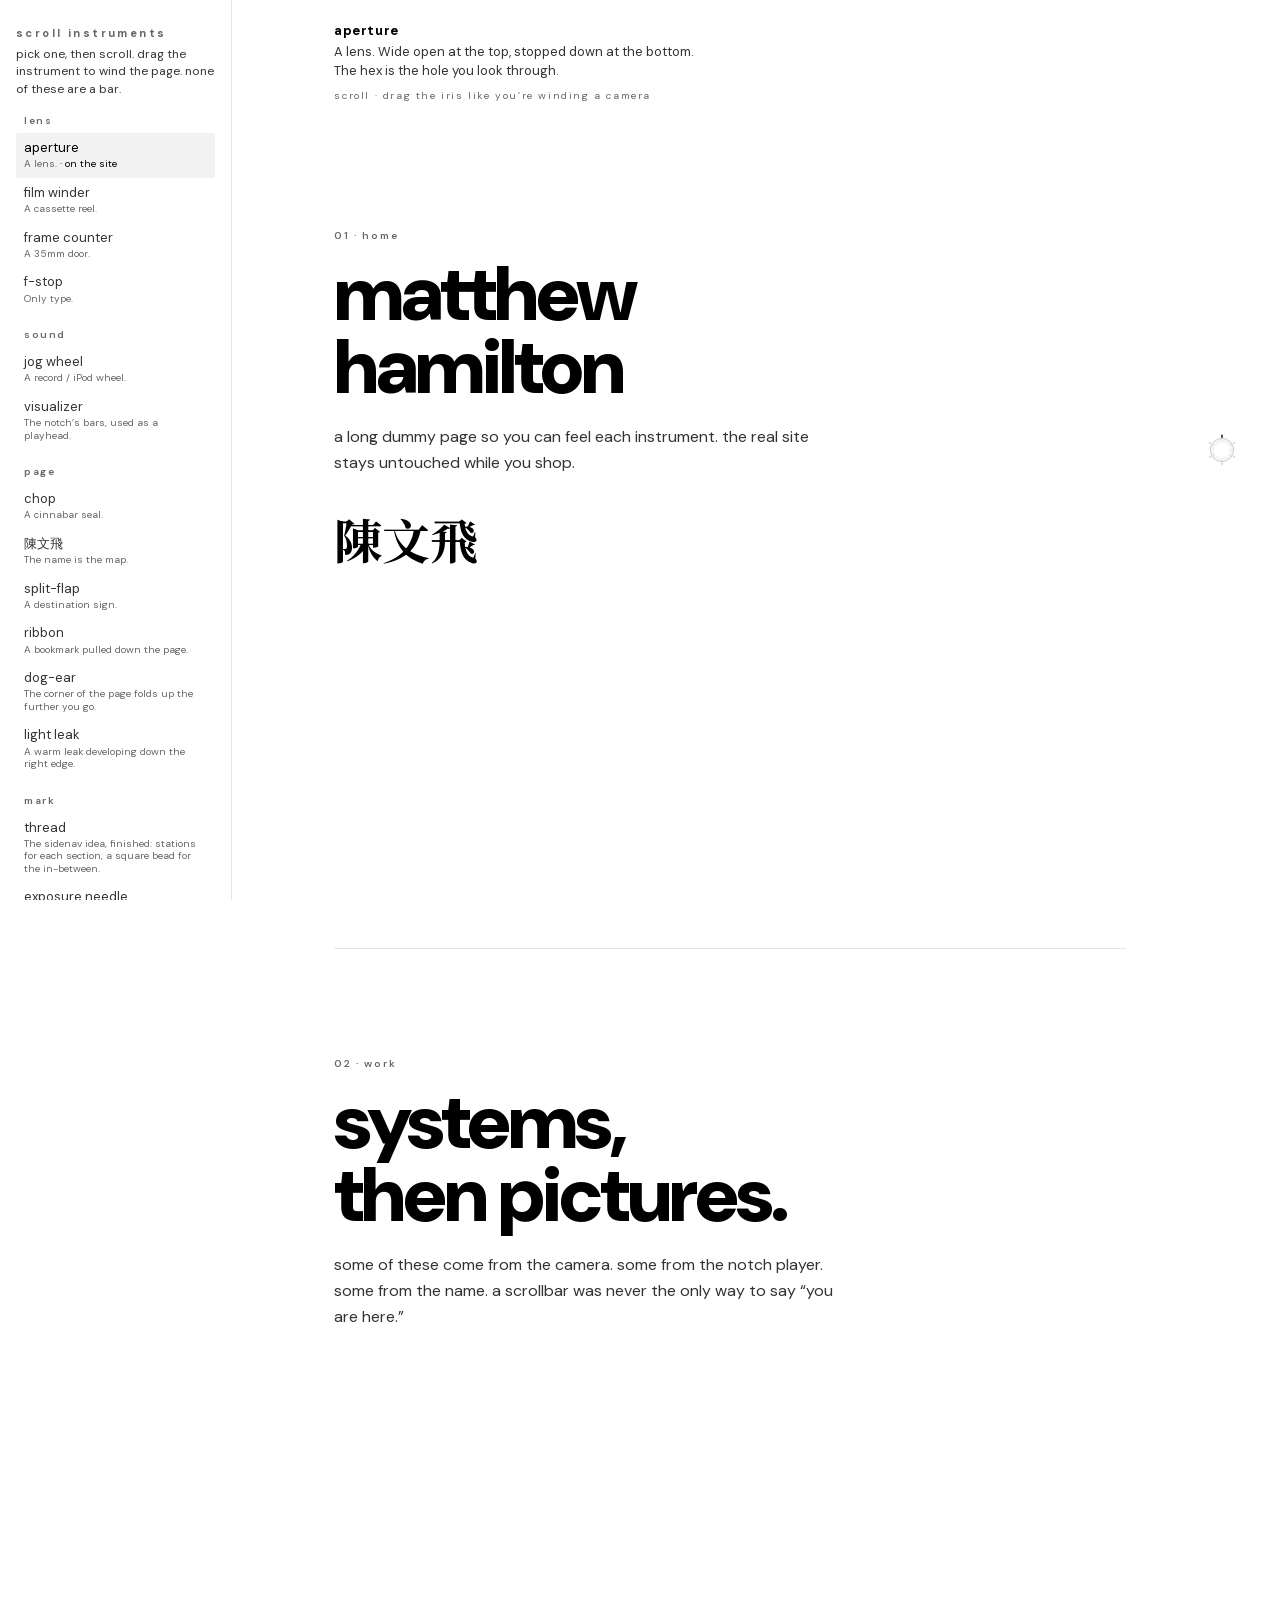
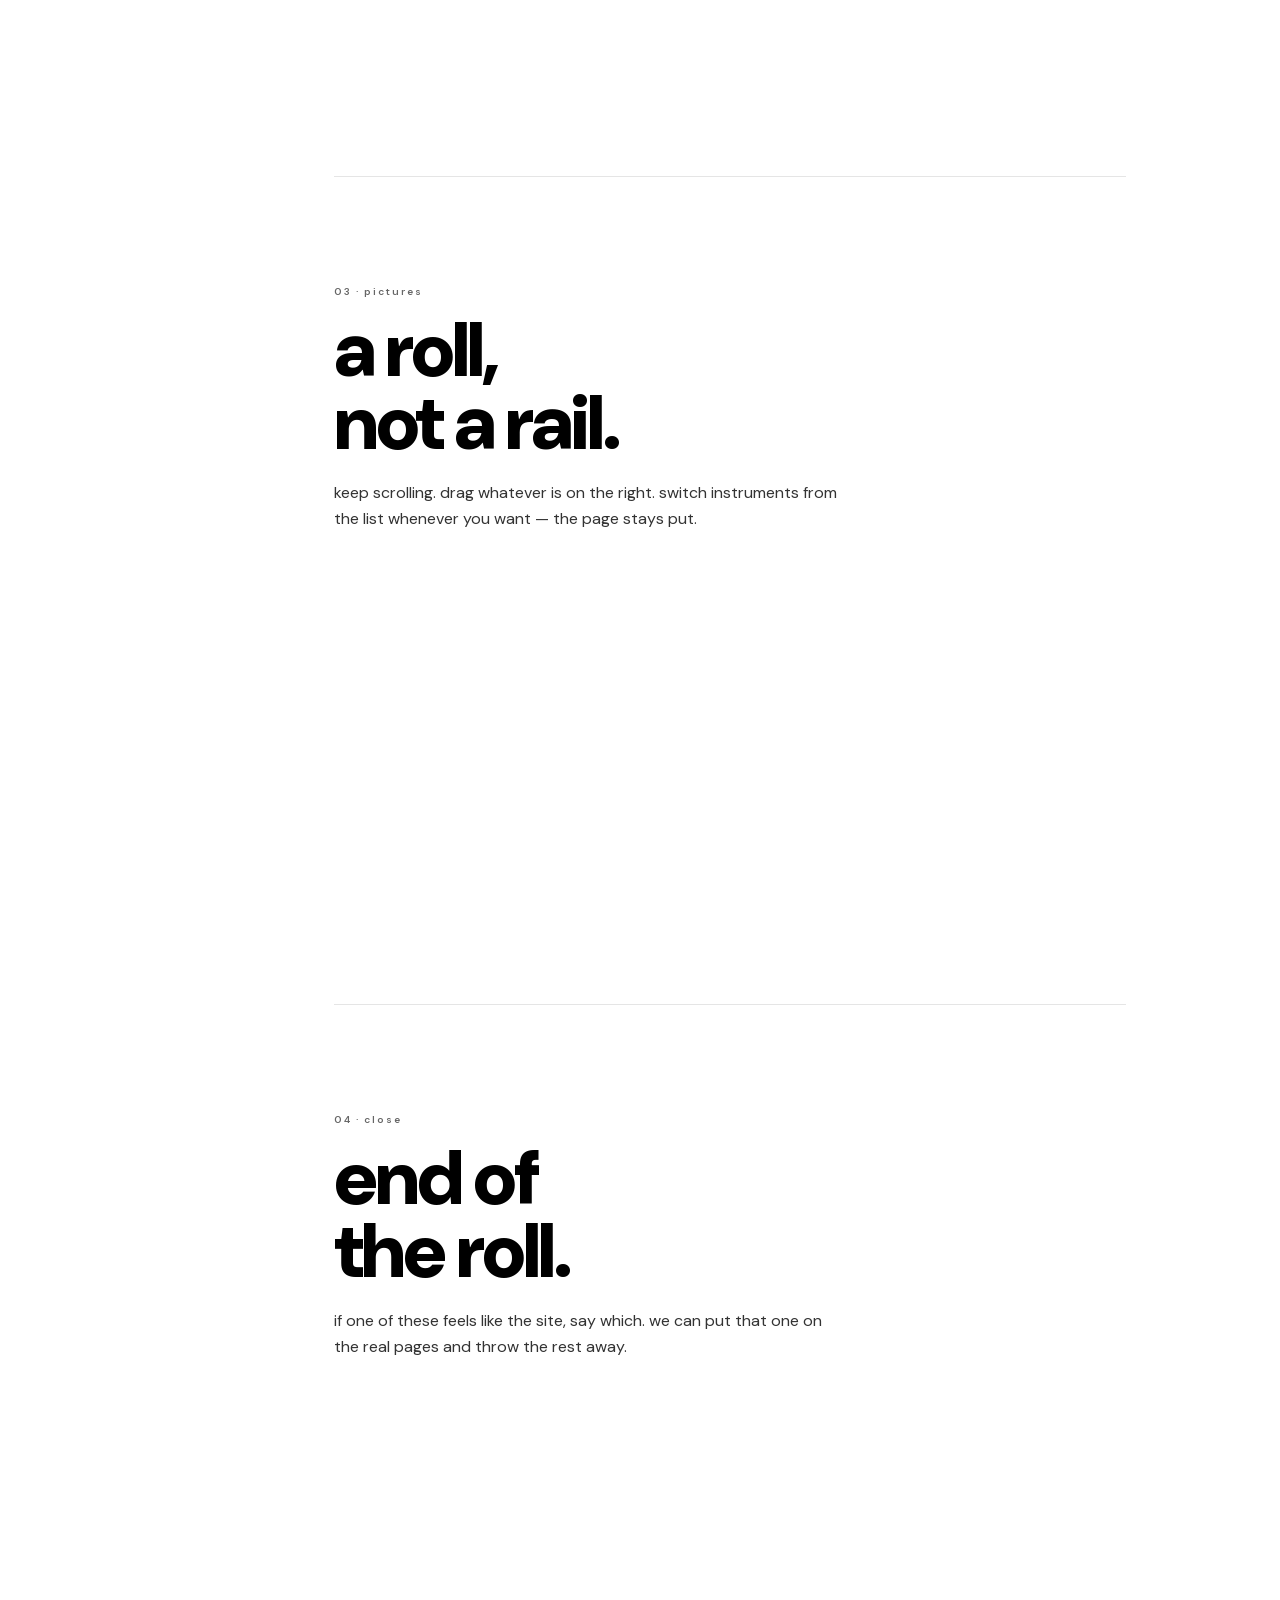
<file: scroll-previews.html>
<!DOCTYPE html>
<html lang="en">
<head>
  <meta charset="UTF-8" />
  <meta name="viewport" content="width=device-width, initial-scale=1.0" />
  <title>scroll instruments</title>
  <meta name="robots" content="noindex" />
  <link rel="preload" as="font" type="font/woff2" href="fonts/dm-sans-latin.woff2" crossorigin />
  <link rel="preload" as="font" type="font/woff2" href="fonts/noto-serif-sc-700-name.woff2" crossorigin />
  <style>
    @font-face {
      font-family: 'DM Sans';
      font-style: normal;
      font-weight: 100 1000;
      font-display: swap;
      src: url('fonts/dm-sans-latin.woff2') format('woff2');
    }
    @font-face {
      font-family: 'Noto Serif SC';
      font-style: normal;
      font-weight: 700;
      font-display: swap;
      src: url('fonts/noto-serif-sc-700-name.woff2') format('woff2');
      unicode-range: U+6587, U+9673, U+98DB;
    }

    :root {
      --cream: #F5F5F5;
      --warm-white: #FFFFFF;
      --ink: #000;
      --ink-soft: #333;
      --ink-muted: #666;
      --accent: #000;
      --accent-warm: #333;
      --border: #E5E5E5;
      --blush: #EAEAEA;
      --font-sans: 'DM Sans', system-ui, sans-serif;
      --font-chinese: 'Noto Serif SC', serif;
      --font-mono: ui-monospace, 'SF Mono', Menlo, Consolas, monospace;
    }
    html.dark {
      --cream: #141414; --warm-white: #0A0A0A; --ink: #FFF; --ink-soft: #CCC;
      --ink-muted: #888; --accent: #FFF; --accent-warm: #CCC; --border: #262626; --blush: #1F1F1F;
    }
    html.theme-warm {
      --warm-white: #FCFAF7; --cream: #F5EBD9; --ink: #2B2927; --ink-soft: #54504C;
      --ink-muted: #8C857E; --accent: #A36A58; --accent-warm: #A0522D; --border: #E8DEC9; --blush: #D4C4B4;
    }
    html.dark.theme-warm {
      --warm-white: #121110; --cream: #1C1A18; --ink: #F2EFEA; --ink-soft: #C2BBB2;
      --ink-muted: #736E68; --accent: #E0A08D; --accent-warm: #C8784A; --border: #2B2825; --blush: #352A22;
    }
    html.theme-mint {
      --warm-white: #F4F7F5; --cream: #E6EDE8; --ink: #1C2421; --ink-soft: #3D4F4A;
      --ink-muted: #7B8F8A; --accent: #2D6A4F; --accent-warm: #1B4332; --border: #D2DFD7; --blush: #D2DFD7;
    }
    html.dark.theme-mint {
      --warm-white: #0B0F0E; --cream: #121A17; --ink: #E8F5E9; --ink-soft: #A2C4B4;
      --ink-muted: #405149; --accent: #52B788; --accent-warm: #74C69D; --border: #1B2924; --blush: #1B2924;
    }
    html.theme-rose {
      --warm-white: #FFF7F8; --cream: #FFE8EC; --ink: #2D1018; --ink-soft: #6B3040;
      --ink-muted: #A87080; --accent: #E05870; --accent-warm: #C03050; --border: #F0C8D0; --blush: #FFD8E0;
    }
    html.dark.theme-rose {
      --warm-white: #130810; --cream: #1E1018; --ink: #FFE8EC; --ink-soft: #D8A8B8;
      --ink-muted: #6A3848; --accent: #F08098; --accent-warm: #E05870; --border: #2E1020; --blush: #2A1020;
    }

    * { box-sizing: border-box; margin: 0; padding: 0; }
    html, body { scrollbar-width: none; }
    html::-webkit-scrollbar, body::-webkit-scrollbar { width: 0; height: 0; display: none; }
    html { overflow-x: clip; }
    body {
      font-family: var(--font-sans);
      background: var(--warm-white);
      color: var(--ink);
      display: grid;
      grid-template-columns: 232px 1fr;
      min-height: 100dvh;
      transition: background-color .4s, color .4s;
    }
    a { color: inherit; text-decoration: none; }
    button { font: inherit; border: 0; background: none; color: inherit; cursor: default; }

    .nav {
      position: sticky; top: 0; align-self: start;
      height: 100dvh; overflow: auto;
      padding: 26px 16px 36px;
      border-right: 1px solid var(--border);
      background: var(--warm-white);
      z-index: 60;
      scrollbar-width: thin;
    }
    .nav h1 {
      font-size: 11px; letter-spacing: .22em; text-transform: lowercase;
      color: var(--ink-muted); font-weight: 700; margin-bottom: 6px;
    }
    .nav .sub {
      font-size: 12px; color: var(--ink-soft); line-height: 1.45; margin-bottom: 16px;
    }
    .nav .group {
      font-size: 10px; letter-spacing: .16em; text-transform: lowercase;
      color: var(--ink-muted); font-weight: 600; margin: 16px 0 6px; padding: 0 8px;
    }
    .nav .links a {
      display: block; padding: 7px 8px; border-radius: 2px;
      font-size: 13px; color: var(--ink-soft); line-height: 1.25;
    }
    .nav .links a:hover, .nav .links a.active {
      background: color-mix(in srgb, var(--ink) 5%, transparent);
      color: var(--ink);
    }
    .nav .links a span { display: block; font-size: 10px; color: var(--ink-muted); margin-top: 2px; }
    .nav .links a.on-site span::after {
      content: " · on the site";
      color: var(--accent);
    }
    .nav .tools { margin-top: 20px; display: flex; flex-direction: column; gap: 8px; }
    .nav .tools button, .nav .tools a.btn {
      padding: 8px 10px; border: 1px solid var(--border); border-radius: 2px;
      font-size: 11px; letter-spacing: .06em; text-align: left;
    }
    .nav .tools button:hover, .nav .tools a.btn:hover { border-color: var(--accent); }
    .swatches { display: flex; gap: 6px; padding: 0 2px; }
    .swatch {
      width: 18px; height: 18px; border-radius: 2px;
      border: 1px solid var(--border);
    }
    .swatch.active { outline: 1px solid var(--accent); outline-offset: 2px; }

    .main { min-width: 0; padding: 0 12vw 20vh 8vw; }
    .hud {
      position: sticky; top: 0; z-index: 30;
      padding: 22px 0 18px;
      background: color-mix(in srgb, var(--warm-white) 88%, transparent);
      backdrop-filter: blur(10px);
      border-bottom: 1px solid transparent;
    }
    .hud-name {
      font-size: 13px; font-weight: 700; letter-spacing: .04em;
    }
    .hud-blurb { font-size: 13px; color: var(--ink-soft); margin-top: 4px; max-width: 42ch; line-height: 1.45; }
    .hud-hint { font-size: 10px; letter-spacing: .16em; text-transform: lowercase; color: var(--ink-muted); margin-top: 8px; }

    .sec { min-height: 92vh; padding: 12vh 0 8vh; border-bottom: 1px solid var(--border); }
    .sec:last-of-type { border-bottom: 0; }
    .sec .k {
      font-size: 10px; letter-spacing: .2em; text-transform: lowercase;
      color: var(--ink-muted); font-weight: 600; margin-bottom: 16px;
    }
    .sec h2 {
      font-size: clamp(40px, 6vw, 80px); font-weight: 900; letter-spacing: -.04em;
      line-height: .95; margin-bottom: 20px;
    }
    .sec p { font-size: 16px; color: var(--ink-soft); line-height: 1.65; max-width: 46ch; }
    .sec .zh {
      font-family: var(--font-chinese); font-size: clamp(28px, 4vw, 48px);
      margin-top: 28px; color: var(--ink);
    }

    #stage { position: fixed; inset: 0; pointer-events: none; z-index: 45; }
    #stage > * { pointer-events: auto; }

    /* —— instruments —— */
    .inst {
      position: fixed;
      right: 36px;
      top: 50%;
      transform: translateY(-50%);
      touch-action: none;
      user-select: none;
    }
    .inst:focus { outline: none; }
    .inst:focus-visible {
      outline: 1px solid color-mix(in srgb, var(--accent) 50%, transparent);
      outline-offset: 4px;
    }

    /* aperture */
    .iris { width: 44px; height: 44px; display: grid; place-items: center; border-radius: 50%; }
    .iris svg { width: 30px; height: 30px; overflow: visible; }
    .iris-glass { fill: var(--cream); }
    .iris-ring { fill: none; stroke: color-mix(in srgb, var(--ink) 22%, transparent); stroke-width: 1; }
    .iris-seam { stroke: color-mix(in srgb, var(--ink) 14%, transparent); stroke-width: .6; }
    .iris-stop { stroke: color-mix(in srgb, var(--ink) 28%, transparent); stroke-width: 1.15; stroke-linecap: square; }
    .iris-stop.is-now { stroke: var(--accent); stroke-width: 1.7; }
    .iris.is-hot .iris-ring { stroke: var(--accent); }

    /* winder */
    .winder { width: 44px; height: 44px; display: grid; place-items: center; }
    .winder-reel {
      width: 30px; height: 30px; border-radius: 50%;
      border: 1px solid color-mix(in srgb, var(--ink) 25%, transparent);
      background: var(--cream);
      position: relative;
    }
    .winder-reel::before, .winder-reel::after {
      content: ""; position: absolute; width: 7px; height: 7px; border-radius: 50%;
      background: var(--warm-white);
      border: 1px solid color-mix(in srgb, var(--ink) 18%, transparent);
      top: 50%; left: 50%;
    }
    .winder-reel::before { transform: translate(-50%, -50%) translateY(-7px); }
    .winder-reel::after { transform: translate(-50%, -50%) translateY(7px); }
    .winder-spoke {
      position: absolute; left: 50%; top: 50%; width: 1px; height: 11px;
      background: color-mix(in srgb, var(--ink) 20%, transparent);
      transform-origin: 50% 0;
    }

    /* frames */
    .frames {
      min-width: 52px; padding: 8px 10px 7px;
      border: 1px solid color-mix(in srgb, var(--ink) 18%, transparent);
      background: var(--cream); border-radius: 2px;
    }
    .frames-num {
      font-family: var(--font-mono); font-size: 22px; font-weight: 600;
      letter-spacing: .06em; line-height: 1; font-variant-numeric: tabular-nums;
    }
    .frames-cap {
      font-size: 8px; letter-spacing: .2em; text-transform: lowercase;
      color: var(--ink-muted); margin-top: 5px;
    }
    .frames-sprockets {
      display: flex; justify-content: space-between; margin-bottom: 6px;
    }
    .frames-sprockets i {
      width: 4px; height: 4px; background: var(--warm-white);
      border: 1px solid color-mix(in srgb, var(--ink) 16%, transparent);
    }

    /* f-stop */
    .fstop { text-align: right; min-width: 72px; }
    .fstop-val {
      font-size: 28px; font-weight: 700; letter-spacing: -.03em; line-height: 1;
    }
    .fstop-val em { font-style: normal; font-weight: 500; color: var(--ink-muted); font-size: .72em; margin-right: 1px; }
    .fstop-row { display: flex; gap: 4px; justify-content: flex-end; margin-top: 8px; }
    .fstop-row b {
      width: 3px; height: 8px;
      background: color-mix(in srgb, var(--ink) 16%, transparent);
    }
    .fstop-row b.on { background: var(--accent); height: 12px; }

    /* jog */
    .jog { width: 56px; height: 56px; }
    .jog svg { width: 56px; height: 56px; overflow: visible; }
    .jog-ring { fill: none; stroke: color-mix(in srgb, var(--ink) 18%, transparent); stroke-width: 1; }
    .jog-groove { fill: none; stroke: color-mix(in srgb, var(--ink) 12%, transparent); stroke-width: 5; stroke-dasharray: 1.2 2.4; }
    .jog-pip { fill: var(--accent); }

    /* chop */
    .chop {
      width: 36px; height: 36px; position: relative;
      border: 1px solid var(--ink); border-radius: 2px;
      display: grid; place-items: center;
      font-family: var(--font-chinese); font-size: 20px; line-height: 1;
    }
    .chop-fill {
      position: absolute; inset: 0;
      background: var(--accent); color: var(--warm-white);
      display: grid; place-items: center;
      clip-path: inset(100% 0 0 0);
    }

    /* namefill */
    .namefill {
      display: flex; flex-direction: column; gap: 10px;
      font-family: var(--font-chinese); font-size: 28px; line-height: 1;
    }
    .namefill i {
      position: relative; display: block; font-style: normal;
      color: color-mix(in srgb, var(--ink) 22%, transparent);
    }
    .namefill i b {
      position: absolute; inset: 0;
      color: var(--accent); font-weight: inherit;
      clip-path: inset(100% 0 0 0);
    }

    /* flap */
    .flap { width: 88px; perspective: 200px; }
    .flap-win {
      overflow: hidden; height: 28px;
      border-bottom: 1px solid color-mix(in srgb, var(--ink) 16%, transparent);
    }
    .flap-word {
      font-size: 18px; font-weight: 700; letter-spacing: -.02em;
      line-height: 28px; transform-origin: 50% 0;
    }
    .flap-word.flip { animation: flap .38s ease; }
    @keyframes flap {
      0% { transform: rotateX(0); }
      45% { transform: rotateX(-85deg); }
      100% { transform: rotateX(0); }
    }
    .flap-idx {
      font-size: 9px; letter-spacing: .18em; text-transform: lowercase;
      color: var(--ink-muted); margin-top: 6px;
    }

    /* thread */
    .thread { width: 20px; height: 168px; position: relative; }
    .thread-line {
      position: absolute; left: 9px; top: 0; bottom: 0; width: 1px;
      background: color-mix(in srgb, var(--ink) 12%, transparent);
    }
    .thread-line-fill {
      position: absolute; left: 9px; top: 0; width: 1px;
      background: var(--accent); height: 0;
    }
    .thread-dot {
      position: absolute; left: 5px; width: 9px; height: 9px; border-radius: 50%;
      background: color-mix(in srgb, var(--ink-muted) 70%, transparent);
    }
    .thread-dot.on { background: var(--accent); }
    .thread-bead {
      position: absolute; left: 6px; width: 7px; height: 7px; border-radius: 2px;
      background: var(--accent); top: 0;
    }

    /* needle */
    .needle { width: 64px; height: 40px; }
    .needle svg { width: 64px; height: 40px; overflow: visible; }
    .needle-arc { fill: none; stroke: color-mix(in srgb, var(--ink) 18%, transparent); stroke-width: 1; }
    .needle-arm { stroke: var(--accent); stroke-width: 1.4; stroke-linecap: square; }
    .needle-hub { fill: var(--accent); }

    /* viz */
    .viz {
      display: flex; align-items: flex-end; gap: 3px; height: 36px;
    }
    .viz b {
      width: 3px; height: 30%; border-radius: 1px 1px 0 0;
      background: color-mix(in srgb, var(--ink) 18%, transparent);
    }
    .viz b.peak { background: var(--accent); }

    /* dogear */
    .dogear {
      position: fixed; right: 0; bottom: 0;
      width: 20px; height: 20px;
    }
    .dogear-face {
      position: absolute; inset: 0;
      background: var(--accent);
      clip-path: polygon(100% 0, 100% 100%, 0 100%);
    }
    .dogear-back {
      position: absolute; inset: 0;
      background: color-mix(in srgb, var(--accent) 55%, var(--ink));
      clip-path: polygon(100% 0, 0 100%, 100% 28%);
      mix-blend-mode: multiply;
    }

    /* ribbon */
    .ribbon {
      position: fixed; top: 0; right: 48px;
      width: 8px; height: 20vh;
      background: var(--accent);
    }
    .ribbon-seal {
      position: absolute; left: 50%; bottom: -14px;
      width: 20px; height: 20px; margin-left: -10px;
      background: var(--accent); border-radius: 2px;
      box-shadow: 0 4px 12px color-mix(in srgb, var(--accent) 30%, transparent);
    }
    .ribbon-seal::after {
      content: "文";
      position: absolute; inset: 0;
      display: grid; place-items: center;
      font-family: var(--font-chinese); font-size: 11px;
      color: var(--warm-white);
    }

    /* caret */
    .caret { width: 16px; height: 160px; position: relative; }
    .caret-rule {
      position: absolute; left: 7px; top: 0; bottom: 0; width: 1px;
      background: color-mix(in srgb, var(--ink) 12%, transparent);
    }
    .caret-head {
      position: absolute; left: 2px; width: 11px; height: 2px;
      background: var(--accent);
      animation: caretblink 1s step-end infinite;
    }
    @keyframes caretblink { 50% { opacity: 0; } }

    /* leak */
    .leak {
      position: fixed; top: 0; right: 0; width: 22px; height: 100%;
      background: linear-gradient(
        to bottom,
        color-mix(in srgb, var(--accent-warm) 42%, transparent),
        color-mix(in srgb, var(--accent) 18%, transparent) calc(var(--p, 0) * 100%),
        transparent calc(var(--p, 0) * 100%)
      );
    }

    /* compass */
    .compass { width: 48px; height: 48px; }
    .compass svg { width: 48px; height: 48px; overflow: visible; }
    .compass-ring { fill: none; stroke: color-mix(in srgb, var(--ink) 20%, transparent); stroke-width: 1; }
    .compass-n { fill: var(--ink-muted); font-size: 7px; font-family: var(--font-sans); letter-spacing: .08em; }
    .compass-needle { fill: var(--accent); }

    /* cursor tick */
    .ctick {
      position: fixed; width: 14px; height: 14px; margin: -7px 0 0 -7px;
      pointer-events: none; opacity: 0; transition: opacity .4s;
    }
    .ctick.show { opacity: 1; transition: opacity .05s; }
    .ctick i, .ctick b {
      position: absolute; background: var(--accent);
    }
    .ctick i { left: 6px; top: 0; width: 1px; height: 14px; }
    .ctick b { top: 6px; left: 0; height: 1px; width: 14px; }

    @media (max-width: 800px) {
      body { grid-template-columns: 1fr; }
      .nav { position: relative; height: auto; border-right: 0; border-bottom: 1px solid var(--border); }
      .inst { right: 16px; }
    }
  </style>
</head>
<body>
  <aside class="nav">
    <h1>scroll instruments</h1>
    <p class="sub">pick one, then scroll. drag the instrument to wind the page. none of these are a bar.</p>

    <div class="group">lens</div>
    <div class="links" id="links"></div>

    <div class="tools">
      <button type="button" id="theme-toggle">toggle dark</button>
      <div class="swatches" id="swatches"></div>
      <a class="btn" href="index.html">← portfolio</a>
    </div>
  </aside>

  <main class="main">
    <div class="hud">
      <div class="hud-name" id="hud-name">aperture</div>
      <p class="hud-blurb" id="hud-blurb"></p>
      <p class="hud-hint" id="hud-hint">scroll the page · drag the instrument</p>
    </div>

    <section class="sec" id="sec-home" data-sec="home">
      <div class="k">01 · home</div>
      <h2>matthew<br />hamilton</h2>
      <p>a long dummy page so you can feel each instrument. the real site stays untouched while you shop.</p>
      <div class="zh">陳文飛</div>
    </section>

    <section class="sec" id="sec-work" data-sec="work">
      <div class="k">02 · work</div>
      <h2>systems,<br />then pictures.</h2>
      <p>some of these come from the camera. some from the notch player. some from the name. a scrollbar was never the only way to say “you are here.”</p>
    </section>

    <section class="sec" id="sec-pictures" data-sec="pictures">
      <div class="k">03 · pictures</div>
      <h2>a roll,<br />not a rail.</h2>
      <p>keep scrolling. drag whatever is on the right. switch instruments from the list whenever you want — the page stays put.</p>
    </section>

    <section class="sec" id="sec-end" data-sec="close">
      <div class="k">04 · close</div>
      <h2>end of<br />the roll.</h2>
      <p>if one of these feels like the site, say which. we can put that one on the real pages and throw the rest away.</p>
    </section>
  </main>

  <div id="stage"></div>

  <script>
    const $ = (s, r = document) => r.querySelector(s);
    const stage = $('#stage');
    const links = $('#links');

    const GROUPS = [
      { id: 'lens', items: ['aperture', 'winder', 'frames', 'fstop'] },
      { id: 'sound', items: ['jog', 'viz'] },
      { id: 'page', items: ['chop', 'namefill', 'flap', 'ribbon', 'dogear', 'leak'] },
      { id: 'mark', items: ['thread', 'needle', 'caret', 'compass', 'cursor'] },
    ];

    const CATALOG = {
      aperture: {
        group: 'lens',
        name: 'aperture',
        onSite: true,
        blurb: 'A lens. Wide open at the top, stopped down at the bottom. The hex is the hole you look through.',
        hint: 'scroll · drag the iris like you’re winding a camera',
      },
      winder: {
        group: 'lens',
        name: 'film winder',
        blurb: 'A cassette reel. It turns as the page advances — same gesture as winding film.',
        hint: 'scroll · drag the reel',
      },
      frames: {
        group: 'lens',
        name: 'frame counter',
        blurb: 'A 35mm door. Twenty-four frames to the roll. The number is the place.',
        hint: 'scroll · drag the window',
      },
      fstop: {
        group: 'lens',
        name: 'f-stop',
        blurb: 'Only type. The page is an exposure: f/1.4 at the start, f/16 at the end.',
        hint: 'scroll · drag the numbers',
      },
      jog: {
        group: 'sound',
        name: 'jog wheel',
        blurb: 'A record / iPod wheel. Lives in the same family as the notch player.',
        hint: 'scroll · drag around the wheel, or up and down',
      },
      viz: {
        group: 'sound',
        name: 'visualizer',
        blurb: 'The notch’s bars, used as a playhead. Energy walks across as you go.',
        hint: 'scroll · drag the bars',
      },
      chop: {
        group: 'page',
        name: 'chop',
        blurb: 'A cinnabar seal. 文 fills from the bottom, like the stamp pressing in.',
        hint: 'scroll · drag the seal',
      },
      namefill: {
        group: 'page',
        name: '陳文飛',
        blurb: 'The name is the map. Each character fills in turn. Nothing else.',
        hint: 'scroll · drag the column',
      },
      flap: {
        group: 'page',
        name: 'split-flap',
        blurb: 'A destination sign. It flips when you cross a section — home, work, pictures, close.',
        hint: 'scroll through the four sections',
      },
      ribbon: {
        group: 'page',
        name: 'ribbon',
        blurb: 'A bookmark pulled down the page. The seal is where you are; the tail hangs from the top.',
        hint: 'scroll · drag the ribbon',
      },
      dogear: {
        group: 'page',
        name: 'dog-ear',
        blurb: 'The corner of the page folds up the further you go. Physical, not a control strip.',
        hint: 'scroll · drag the folded corner',
      },
      leak: {
        group: 'page',
        name: 'light leak',
        blurb: 'A warm leak developing down the right edge. Place is how far the fog has crept.',
        hint: 'scroll · drag the leak',
      },
      thread: {
        group: 'mark',
        name: 'thread',
        blurb: 'The sidenav idea, finished: stations for each section, a square bead for the in-between.',
        hint: 'scroll · drag the bead',
      },
      needle: {
        group: 'mark',
        name: 'exposure needle',
        blurb: 'A meter. The arm swings from empty to overexposed.',
        hint: 'scroll · drag the meter',
      },
      caret: {
        group: 'mark',
        name: 'caret',
        blurb: 'A typewriter mark walking a hairline. The blink is the only motion that isn’t yours.',
        hint: 'scroll · drag the caret',
      },
      compass: {
        group: 'mark',
        name: 'compass',
        blurb: 'North is the top of the page. The needle turns as you travel.',
        hint: 'scroll · drag the compass',
      },
      cursor: {
        group: 'mark',
        name: 'registration',
        blurb: 'No chrome on the page. A print mark appears on the cursor while you scroll, then goes away.',
        hint: 'scroll anywhere — watch the cursor',
      },
    };

    const FSTOPS = [1.4, 2, 2.8, 4, 5.6, 8, 11, 16];
    const SECTIONS = [...document.querySelectorAll('[data-sec]')];

    const progress = () => {
      const max = document.documentElement.scrollHeight - innerHeight;
      return max <= 0 ? 0 : Math.min(1, Math.max(0, scrollY / max));
    };
    const setProgress = (p) => {
      const max = document.documentElement.scrollHeight - innerHeight;
      scrollTo(0, Math.min(max, Math.max(0, p * max)));
    };
    const sectionInfo = () => {
      const y = scrollY + innerHeight * 0.38;
      let idx = 0;
      SECTIONS.forEach((s, i) => { if (s.offsetTop <= y) idx = i; });
      return { idx, name: SECTIONS[idx].dataset.sec, count: SECTIONS.length };
    };

    const bindWind = (el, extra) => {
      let on = false, y0 = 0, p0 = 0;
      el.tabIndex = 0;
      el.addEventListener('pointerdown', (e) => {
        if (e.pointerType === 'touch') return;
        e.preventDefault();
        on = true; y0 = e.clientY; p0 = progress();
        el.classList.add('is-hot');
        el.setPointerCapture(e.pointerId);
        extra?.down?.(e);
      });
      el.addEventListener('pointermove', (e) => {
        if (!on) return;
        if (extra?.move && extra.move(e, { y0, p0 }) === true) return;
        setProgress(p0 + (e.clientY - y0) / 260);
      });
      const up = () => { on = false; el.classList.remove('is-hot'); extra?.up?.(); };
      el.addEventListener('pointerup', up);
      el.addEventListener('pointercancel', up);
      el.addEventListener('keydown', (e) => {
        const jump = { ArrowDown: 0.06, ArrowUp: -0.06, PageDown: 0.22, PageUp: -0.22, Home: -1, End: 1 };
        if (!(e.key in jump)) return;
        e.preventDefault();
        setProgress(progress() + jump[e.key]);
      });
    };

    const ns = 'http://www.w3.org/2000/svg';
    const svgEl = (name, attrs = {}) => {
      const el = document.createElementNS(ns, name);
      Object.entries(attrs).forEach(([k, v]) => el.setAttribute(k, v));
      return el;
    };

    const makers = {
      aperture() {
        const root = document.createElement('div');
        root.className = 'inst iris';
        const CX = 18, CY = 18, RIM = 14, STOPS = 6;
        const svg = svgEl('svg', { viewBox: '0 0 36 36', 'aria-hidden': 'true' });
        const mask = svgEl('mask', { id: 'iris-mask', maskUnits: 'userSpaceOnUse' });
        mask.append(
          svgEl('rect', { width: 36, height: 36, fill: 'black' }),
          svgEl('circle', { cx: CX, cy: CY, r: RIM, fill: 'white' })
        );
        const hex = svgEl('polygon', { fill: 'black' });
        mask.append(hex);
        const defs = svgEl('defs');
        defs.append(mask);
        const glass = svgEl('circle', { class: 'iris-glass', cx: CX, cy: CY, r: RIM, mask: 'url(#iris-mask)' });
        const ring = svgEl('circle', { class: 'iris-ring', cx: CX, cy: CY, r: RIM });
        const seams = [];
        const seamG = svgEl('g');
        for (let i = 0; i < STOPS; i++) {
          const line = svgEl('line', { class: 'iris-seam' });
          seamG.append(line);
          seams.push(line);
        }
        const stopG = svgEl('g');
        const stops = [];
        for (let i = 0; i < STOPS; i++) {
          const a = ((-90 + i * 60) * Math.PI) / 180;
          const line = svgEl('line', {
            class: 'iris-stop',
            x1: (CX + Math.cos(a) * 15.6).toFixed(2),
            y1: (CY + Math.sin(a) * 15.6).toFixed(2),
            x2: (CX + Math.cos(a) * 17.6).toFixed(2),
            y2: (CY + Math.sin(a) * 17.6).toFixed(2),
          });
          stopG.append(line);
          stops.push(line);
        }
        svg.append(defs, glass, seamG, ring, stopG);
        root.append(svg);
        bindWind(root);
        return {
          root,
          update(p) {
            const r = 10.2 - p * 7.4;
            const rot = p * 28;
            const pts = [];
            for (let i = 0; i < STOPS; i++) {
              const a = ((-90 + i * 60 + rot) * Math.PI) / 180;
              pts.push(`${(CX + r * Math.cos(a)).toFixed(2)},${(CY + r * Math.sin(a)).toFixed(2)}`);
            }
            hex.setAttribute('points', pts.join(' '));
            pts.forEach((pt, i) => {
              const [x, y] = pt.split(',');
              const a = ((-90 + i * 60 + rot) * Math.PI) / 180;
              seams[i].setAttribute('x1', x);
              seams[i].setAttribute('y1', y);
              seams[i].setAttribute('x2', (CX + Math.cos(a) * RIM).toFixed(2));
              seams[i].setAttribute('y2', (CY + Math.sin(a) * RIM).toFixed(2));
            });
            const lit = Math.round(p * (STOPS - 1));
            stops.forEach((el, i) => el.classList.toggle('is-now', i === lit));
          },
        };
      },

      winder() {
        const root = document.createElement('div');
        root.className = 'inst winder';
        const reel = document.createElement('div');
        reel.className = 'winder-reel';
        for (let i = 0; i < 6; i++) {
          const s = document.createElement('i');
          s.className = 'winder-spoke';
          s.style.transform = `translate(-50%, 0) rotate(${i * 60}deg)`;
          reel.append(s);
        }
        root.append(reel);
        bindWind(root);
        return { root, update(p) { reel.style.transform = `rotate(${p * 720}deg)`; } };
      },

      frames() {
        const root = document.createElement('div');
        root.className = 'inst frames';
        root.innerHTML = '<div class="frames-sprockets"><i></i><i></i><i></i><i></i></div><div class="frames-num">01</div><div class="frames-cap">frame</div>';
        const num = root.querySelector('.frames-num');
        bindWind(root);
        return {
          root,
          update(p) { num.textContent = String(1 + Math.round(p * 23)).padStart(2, '0'); },
        };
      },

      fstop() {
        const root = document.createElement('div');
        root.className = 'inst fstop';
        const val = document.createElement('div');
        val.className = 'fstop-val';
        const row = document.createElement('div');
        row.className = 'fstop-row';
        FSTOPS.forEach(() => row.append(document.createElement('b')));
        root.append(val, row);
        bindWind(root);
        return {
          root,
          update(p) {
            const i = Math.round(p * (FSTOPS.length - 1));
            val.innerHTML = `<em>f/</em>${FSTOPS[i]}`;
            [...row.children].forEach((b, n) => b.classList.toggle('on', n === i));
          },
        };
      },

      jog() {
        const root = document.createElement('div');
        root.className = 'inst jog';
        const svg = svgEl('svg', { viewBox: '0 0 56 56' });
        svg.append(
          svgEl('circle', { class: 'jog-ring', cx: 28, cy: 28, r: 26 }),
          svgEl('circle', { class: 'jog-groove', cx: 28, cy: 28, r: 18 }),
          svgEl('circle', { class: 'jog-ring', cx: 28, cy: 28, r: 4 })
        );
        const pip = svgEl('circle', { class: 'jog-pip', cx: 28, cy: 10, r: 2.4 });
        svg.append(pip);
        root.append(svg);
        let lastAng = null;
        bindWind(root, {
          down(e) {
            const r = root.getBoundingClientRect();
            lastAng = Math.atan2(e.clientY - (r.top + r.height / 2), e.clientX - (r.left + r.width / 2));
          },
          move(e, { p0 }) {
            const r = root.getBoundingClientRect();
            const ang = Math.atan2(e.clientY - (r.top + r.height / 2), e.clientX - (r.left + r.width / 2));
            let d = ang - lastAng;
            if (d > Math.PI) d -= Math.PI * 2;
            if (d < -Math.PI) d += Math.PI * 2;
            lastAng = ang;
            setProgress(progress() + d / (Math.PI * 2));
            return true;
          },
        });
        return {
          root,
          update(p) {
            const a = p * Math.PI * 2 - Math.PI / 2;
            pip.setAttribute('cx', (28 + Math.cos(a) * 18).toFixed(2));
            pip.setAttribute('cy', (28 + Math.sin(a) * 18).toFixed(2));
          },
        };
      },

      viz() {
        const root = document.createElement('div');
        root.className = 'inst viz';
        const bars = Array.from({ length: 8 }, () => {
          const b = document.createElement('b');
          root.append(b);
          return b;
        });
        bindWind(root);
        return {
          root,
          update(p) {
            const peak = Math.round(p * (bars.length - 1));
            bars.forEach((b, i) => {
              const dist = Math.abs(i - peak);
              const h = dist === 0 ? 100 : Math.max(18, 70 - dist * 18);
              b.style.height = `${h}%`;
              b.classList.toggle('peak', i === peak);
            });
          },
        };
      },

      chop() {
        const root = document.createElement('div');
        root.className = 'inst chop';
        root.innerHTML = '文<div class="chop-fill">文</div>';
        const fill = root.querySelector('.chop-fill');
        bindWind(root);
        return {
          root,
          update(p) { fill.style.clipPath = `inset(${((1 - p) * 100).toFixed(2)}% 0 0 0)`; },
        };
      },

      namefill() {
        const root = document.createElement('div');
        root.className = 'inst namefill';
        const chars = ['陳', '文', '飛'].map((ch) => {
          const i = document.createElement('i');
          i.append(ch);
          const b = document.createElement('b');
          b.textContent = ch;
          i.append(b);
          root.append(i);
          return b;
        });
        bindWind(root);
        return {
          root,
          update(p) {
            chars.forEach((b, i) => {
              const local = Math.min(1, Math.max(0, p * 3 - i));
              b.style.clipPath = `inset(${((1 - local) * 100).toFixed(2)}% 0 0 0)`;
            });
          },
        };
      },

      flap() {
        const root = document.createElement('div');
        root.className = 'inst flap';
        root.innerHTML = '<div class="flap-win"><div class="flap-word">home</div></div><div class="flap-idx">01 / 04</div>';
        const word = root.querySelector('.flap-word');
        const idx = root.querySelector('.flap-idx');
        let last = '';
        bindWind(root);
        return {
          root,
          update() {
            const s = sectionInfo();
            if (s.name !== last) {
              if (last) {
                word.classList.remove('flip');
                void word.offsetWidth;
                word.classList.add('flip');
              }
              last = s.name;
              word.textContent = s.name;
              idx.textContent = `${String(s.idx + 1).padStart(2, '0')} / ${String(s.count).padStart(2, '0')}`;
            }
          },
        };
      },

      ribbon() {
        const root = document.createElement('div');
        root.className = 'ribbon';
        root.innerHTML = '<div class="ribbon-seal"></div>';
        bindWind(root);
        return {
          root,
          update(p) { root.style.height = `${12 + p * 70}vh`; },
        };
      },

      dogear() {
        const root = document.createElement('div');
        root.className = 'dogear';
        root.innerHTML = '<div class="dogear-back"></div><div class="dogear-face"></div>';
        bindWind(root);
        return {
          root,
          update(p) {
            const s = 18 + p * 70;
            root.style.width = root.style.height = `${s}px`;
          },
        };
      },

      leak() {
        const root = document.createElement('div');
        root.className = 'leak';
        bindWind(root);
        return {
          root,
          update(p) { root.style.setProperty('--p', p.toFixed(4)); },
        };
      },

      thread() {
        const root = document.createElement('div');
        root.className = 'inst thread';
        root.innerHTML = '<div class="thread-line"></div><div class="thread-line-fill"></div><div class="thread-bead"></div>';
        const fill = root.querySelector('.thread-line-fill');
        const bead = root.querySelector('.thread-bead');
        const dots = SECTIONS.map((sec, i) => {
          const d = document.createElement('div');
          d.className = 'thread-dot';
          d.title = sec.dataset.sec;
          d.addEventListener('click', (e) => {
            e.stopPropagation();
            sec.scrollIntoView({ behavior: 'auto', block: 'start' });
          });
          root.append(d);
          return d;
        });
        bindWind(root);
        return {
          root,
          update(p) {
            const track = 160;
            fill.style.height = `${p * track}px`;
            bead.style.top = `${p * track}px`;
            const s = sectionInfo();
            dots.forEach((d, i) => {
              d.style.top = `${(i / (dots.length - 1)) * track}px`;
              d.classList.toggle('on', i === s.idx);
            });
          },
        };
      },

      needle() {
        const root = document.createElement('div');
        root.className = 'inst needle';
        const svg = svgEl('svg', { viewBox: '0 0 64 40' });
        svg.append(
          svgEl('path', { class: 'needle-arc', d: 'M8 32 A24 24 0 0 1 56 32' }),
          svgEl('circle', { class: 'needle-hub', cx: 32, cy: 32, r: 2 })
        );
        const arm = svgEl('line', { class: 'needle-arm', x1: 32, y1: 32, x2: 32, y2: 10 });
        svg.append(arm);
        root.append(svg);
        bindWind(root);
        return {
          root,
          update(p) {
            const a = (-80 + p * 160) * Math.PI / 180;
            arm.setAttribute('x2', (32 + Math.cos(a - Math.PI / 2) * 22).toFixed(2));
            arm.setAttribute('y2', (32 + Math.sin(a - Math.PI / 2) * 22).toFixed(2));
          },
        };
      },

      caret() {
        const root = document.createElement('div');
        root.className = 'inst caret';
        root.innerHTML = '<div class="caret-rule"></div><div class="caret-head"></div>';
        const head = root.querySelector('.caret-head');
        bindWind(root);
        return {
          root,
          update(p) { head.style.top = `${p * 154}px`; },
        };
      },

      compass() {
        const root = document.createElement('div');
        root.className = 'inst compass';
        const svg = svgEl('svg', { viewBox: '0 0 48 48' });
        const n = svgEl('text', { class: 'compass-n', x: 24, y: 9, 'text-anchor': 'middle' });
        n.textContent = 'N';
        const needle = svgEl('polygon', { class: 'compass-needle', points: '24,8 26.2,26 24,24 21.8,26' });
        svg.append(svgEl('circle', { class: 'compass-ring', cx: 24, cy: 24, r: 20 }), n, needle);
        root.append(svg);
        bindWind(root);
        return {
          root,
          update(p) { needle.setAttribute('transform', `rotate(${p * 180} 24 24)`); },
        };
      },

      cursor() {
        const root = document.createElement('div');
        root.className = 'ctick';
        root.innerHTML = '<i></i><b></b>';
        let hideT = 0;
        const onMove = (e) => {
          root.style.left = `${e.clientX}px`;
          root.style.top = `${e.clientY}px`;
        };
        const onScroll = () => {
          root.classList.add('show');
          clearTimeout(hideT);
          hideT = setTimeout(() => root.classList.remove('show'), 700);
        };
        window.addEventListener('pointermove', onMove);
        window.addEventListener('scroll', onScroll, { passive: true });
        return {
          root,
          update(p) { root.style.transform = `rotate(${p * 90}deg)`; },
          destroy() {
            window.removeEventListener('pointermove', onMove);
            window.removeEventListener('scroll', onScroll);
            clearTimeout(hideT);
          },
        };
      },
    };

    let current = null;
    let activeId = 'aperture';

    const paintLinks = () => {
      links.innerHTML = '';
      GROUPS.forEach((g, gi) => {
        if (gi) {
          const label = document.createElement('div');
          label.className = 'group';
          label.textContent = g.id;
          links.append(label);
        }
        g.items.forEach((id) => {
          const meta = CATALOG[id];
          const a = document.createElement('a');
          a.href = `#${id}`;
          a.dataset.id = id;
          a.className = id === activeId ? 'active' : '';
          if (meta.onSite) a.classList.add('on-site');
          a.innerHTML = `${meta.name}<span>${meta.blurb.split('.')[0]}.</span>`;
          links.append(a);
        });
      });
    };

    const mount = (id) => {
      if (!CATALOG[id] || !makers[id]) id = 'aperture';
      activeId = id;
      if (current) {
        current.destroy?.();
        current.root.remove();
        current = null;
      }
      current = makers[id]();
      stage.append(current.root);
      current.update(progress(), sectionInfo());
      const meta = CATALOG[id];
      $('#hud-name').textContent = meta.name;
      $('#hud-blurb').textContent = meta.blurb;
      $('#hud-hint').textContent = meta.hint;
      paintLinks();
      history.replaceState(null, '', `#${id}`);
    };

    links.addEventListener('click', (e) => {
      const a = e.target.closest('a[data-id]');
      if (!a) return;
      e.preventDefault();
      mount(a.dataset.id);
    });

    let ticking = false;
    const sync = () => {
      ticking = false;
      current?.update(progress(), sectionInfo());
    };
    window.addEventListener('scroll', () => {
      if (ticking) return;
      ticking = true;
      requestAnimationFrame(sync);
    }, { passive: true });
    window.addEventListener('resize', sync);

    $('#theme-toggle').addEventListener('click', () => document.documentElement.classList.toggle('dark'));

    const PALETTES = [
      { id: '', bg: '#fff', accent: '#111' },
      { id: 'theme-warm', bg: '#F5EBD9', accent: '#A36A58' },
      { id: 'theme-mint', bg: '#E6EDE8', accent: '#2D6A4F' },
      { id: 'theme-rose', bg: '#FFE8EC', accent: '#E05870' },
    ];
    const swatches = $('#swatches');
    PALETTES.forEach((p, i) => {
      const b = document.createElement('button');
      b.className = 'swatch' + (i === 0 ? ' active' : '');
      b.style.background = `linear-gradient(135deg, ${p.bg} 50%, ${p.accent} 50%)`;
      b.title = p.id || 'black and white';
      b.addEventListener('click', () => {
        document.documentElement.classList.remove('theme-warm', 'theme-mint', 'theme-rose');
        if (p.id) document.documentElement.classList.add(p.id);
        [...swatches.children].forEach((c) => c.classList.toggle('active', c === b));
      });
      swatches.append(b);
    });

    const start = (location.hash || '#aperture').slice(1);
    paintLinks();
    mount(CATALOG[start] ? start : 'aperture');
  </script>
</body>
</html>
</file>
